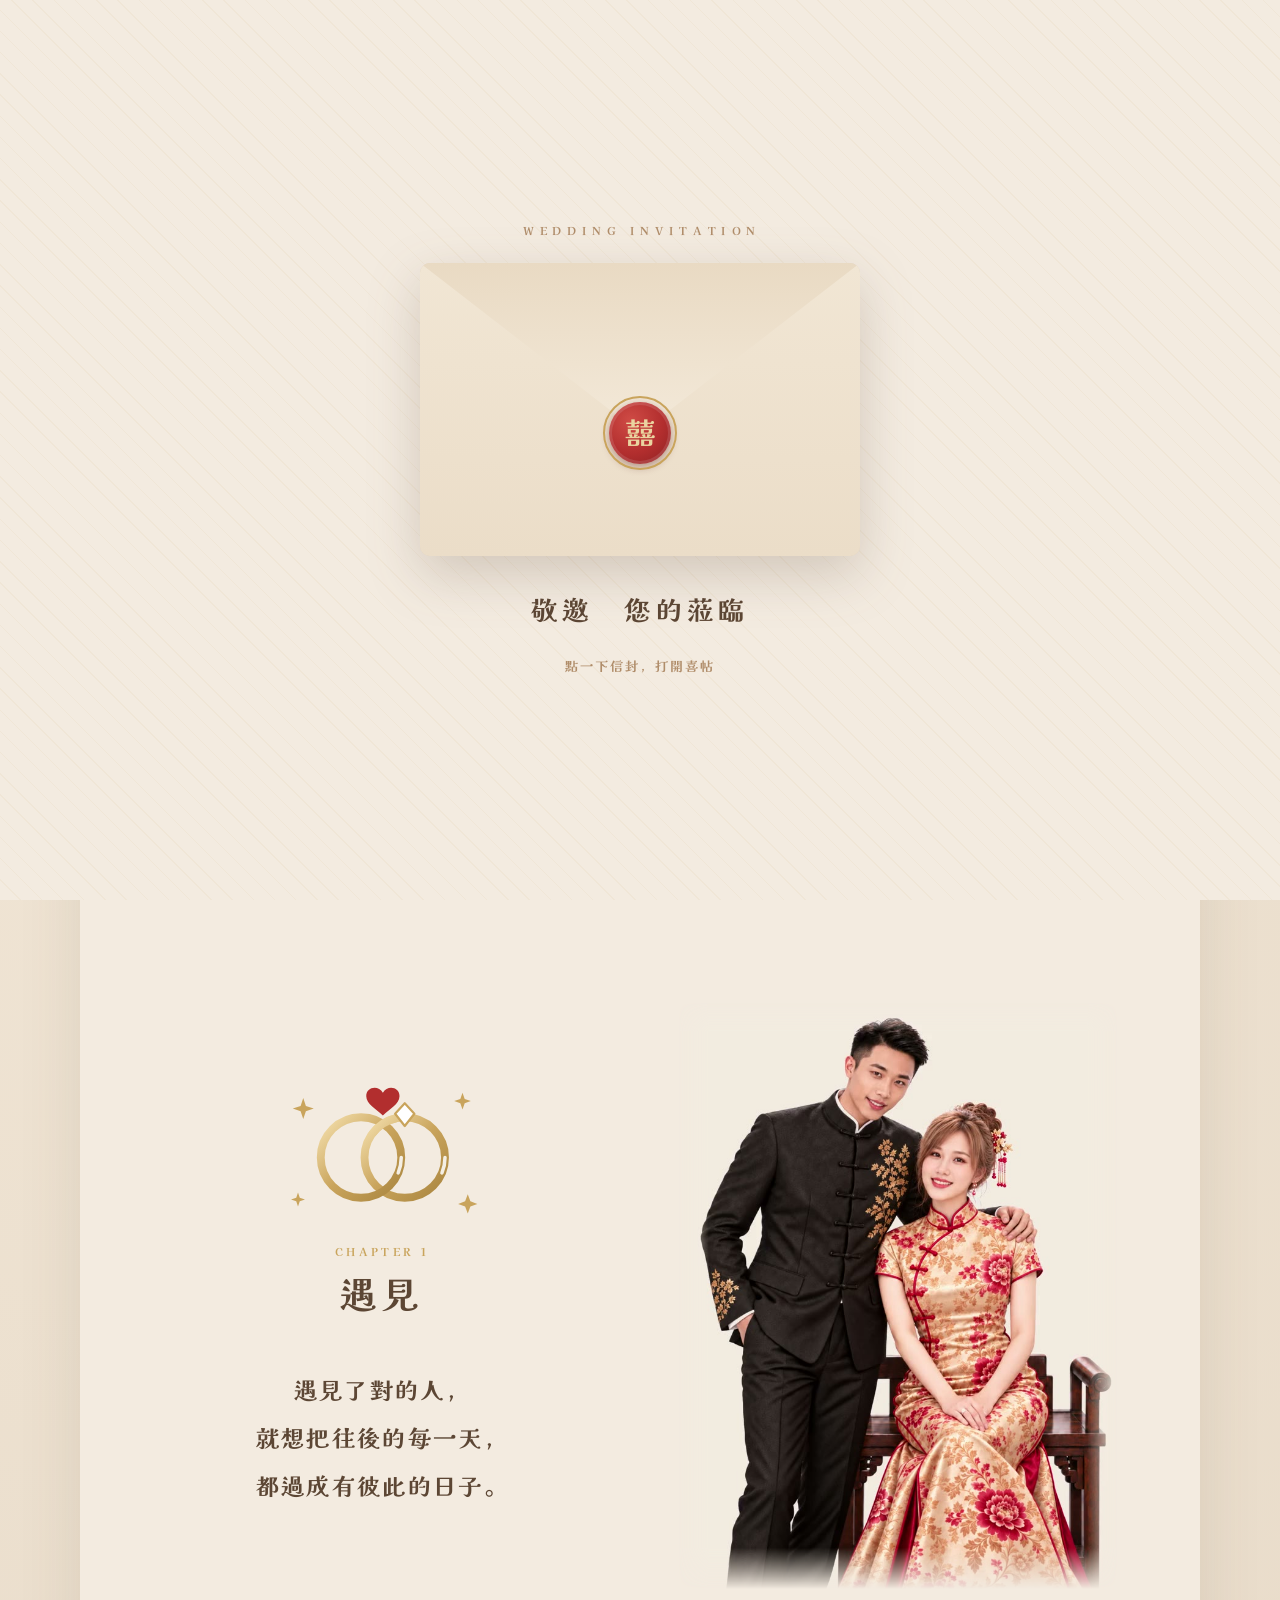
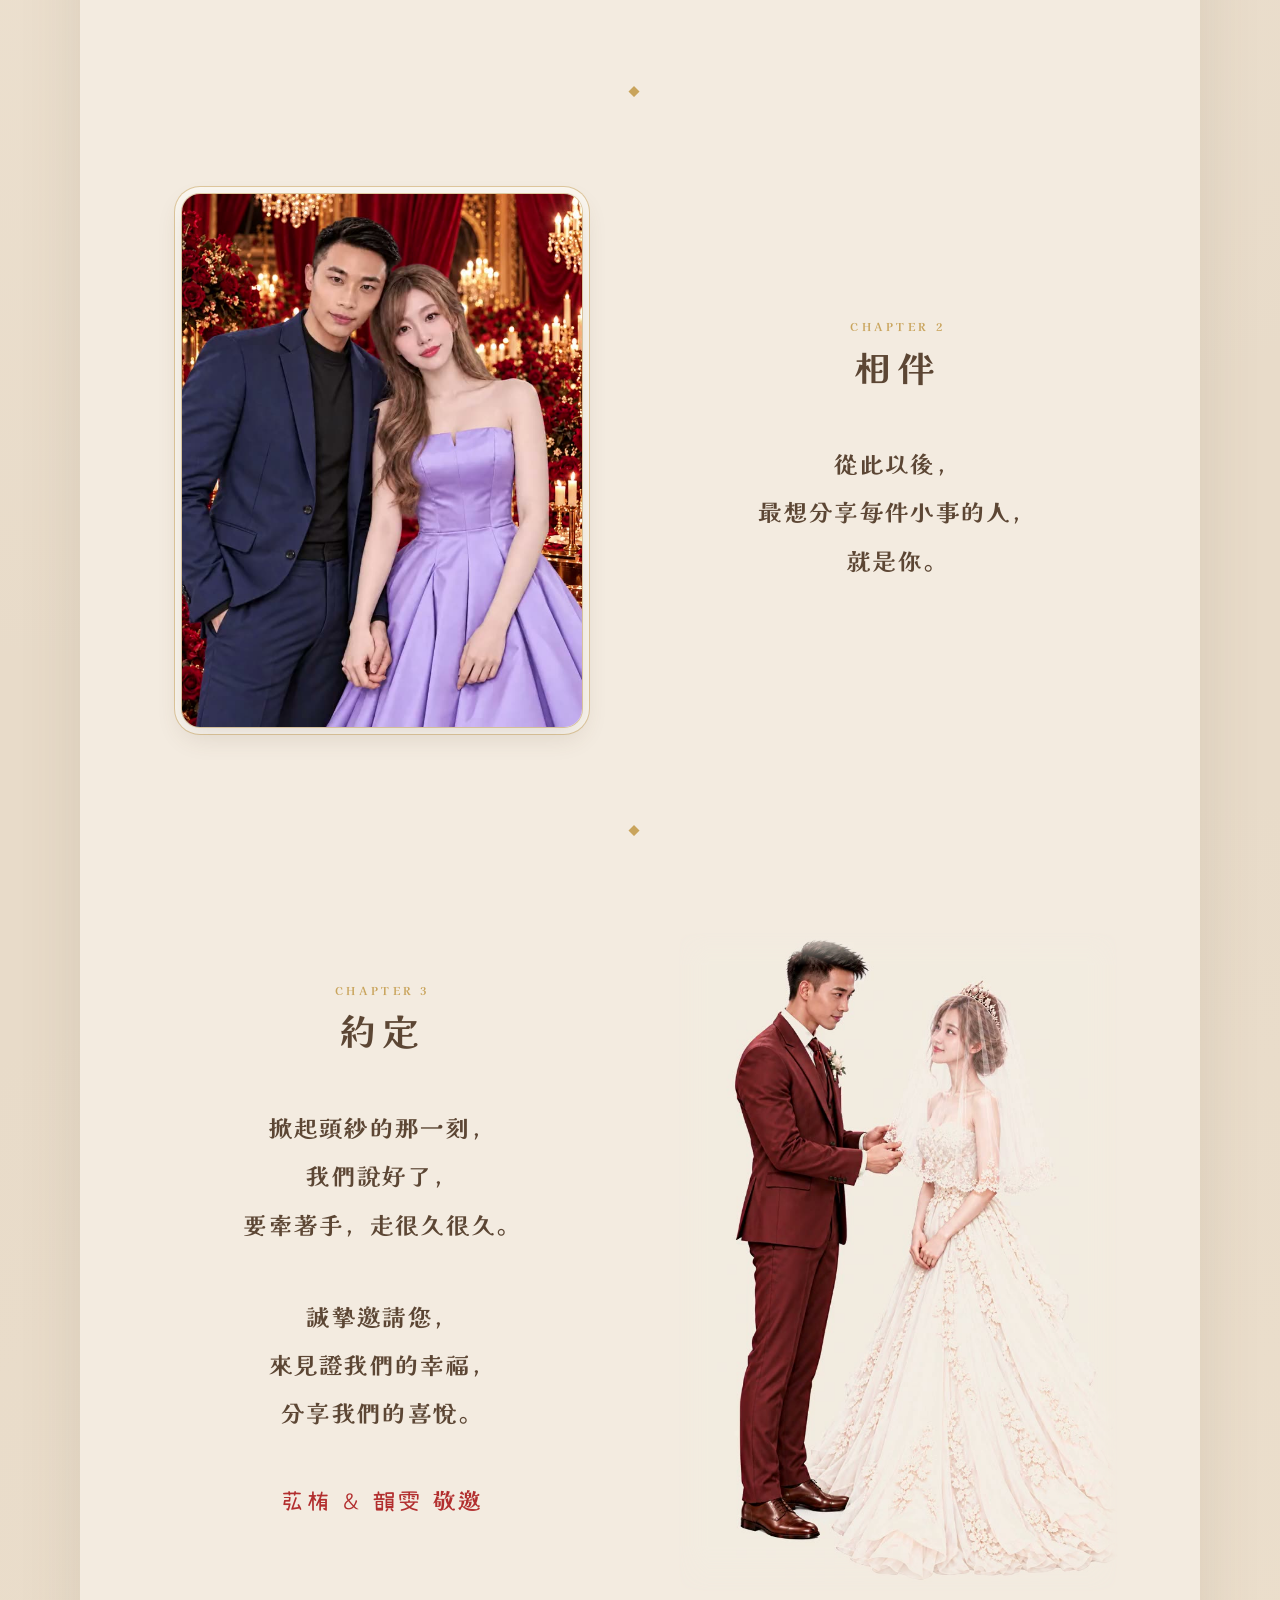
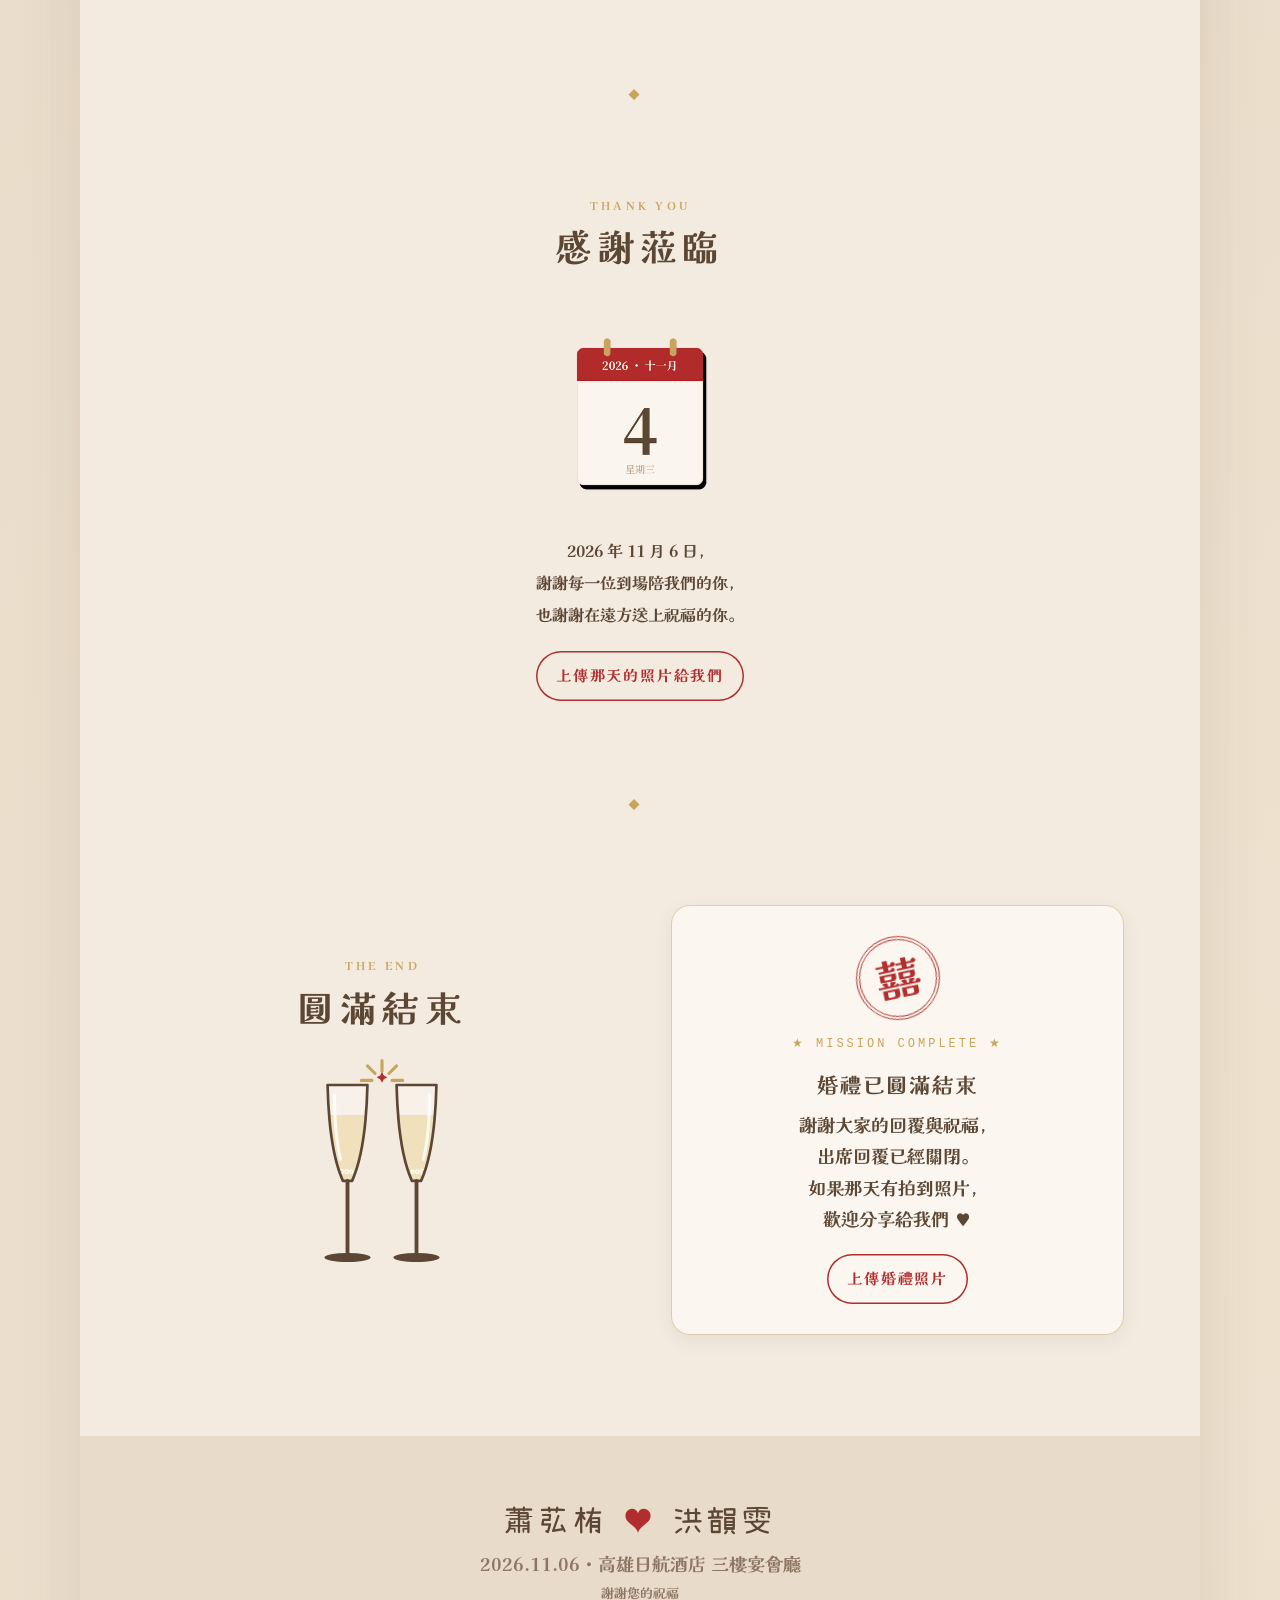
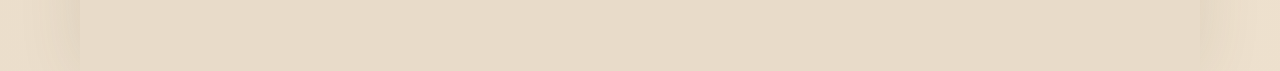
<file: index.html>
<!doctype html>
<html lang="zh-Hant-TW">
<head>
<meta charset="utf-8">
<meta name="viewport" content="width=device-width, initial-scale=1, viewport-fit=cover">
<title>蕭苰栯 ♥ 洪韻雯｜婚宴邀請</title>
<meta name="description" content="2026.11.06（五）高雄日航酒店。謝謝每一位來見證我們幸福的你。">
<meta name="theme-color" content="#F3EBE0">
<!-- LINE / Facebook 分享預覽 -->
<meta property="og:type" content="website">
<meta property="og:title" content="蕭苰栯 ♥ 洪韻雯 結婚了！">
<meta property="og:description" content="2026.11.06 高雄日航酒店｜謝謝你的祝福，婚禮已圓滿結束">
<meta property="og:image" content="https://benny19890331.github.io/wedding/assets/og.jpg">
<meta property="og:image:width" content="1200">
<meta property="og:image:height" content="630">
<meta property="og:url" content="https://benny19890331.github.io/wedding/">
<link rel="icon" href="assets/favicon.png">
<link rel="preconnect" href="https://fonts.googleapis.com">
<link rel="preconnect" href="https://fonts.gstatic.com" crossorigin>
<link href="https://fonts.googleapis.com/css2?family=UoqMunThenKhung&family=Noto+Serif+TC:wght@400;700&family=LXGW+WenKai+TC&display=swap" rel="stylesheet">
<link rel="stylesheet" href="css/style.css?v=11151600">
<noscript><style>.cover{display:none}.reveal>*,.hero>*{opacity:1!important;transform:none!important}</style></noscript>
</head>
<body>

<!-- 背景音樂：點開信封後開始播放，右上角按鈕可以隨時關掉 -->
<audio id="bgm" src="assets/audio/bgm.mp3" loop preload="none"></audio>
<button class="bgm-btn" id="bgm-btn" type="button" aria-pressed="false" aria-label="播放背景音樂" hidden>
  <svg viewBox="0 0 24 24" aria-hidden="true"><path d="M9 18V6l10-2v12"/><circle cx="6.5" cy="18" r="2.5"/><circle cx="16.5" cy="16" r="2.5"/><path class="bgm-off" d="M4 4l16 16"/></svg>
</button>

<main class="page">

  <!-- ============ 封面：信封 ============ -->
  <div class="cover" id="cover">
    <p class="cover-kicker">W E D D I N G　I N V I T A T I O N</p>
    <div class="env-wrap">
    <button class="envelope" id="open-btn" type="button" aria-label="打開喜帖">
      <span class="env-back"></span>
      <span class="env-card"><b class="nm">蕭苰栯 <i>♥</i> 洪韻雯</b><small>2026 . 11 . 06</small></span>
      <span class="env-front"></span>
      <span class="env-flap"></span>
      <span class="env-seal">囍</span>
    </button>
    </div>
    <p class="cover-to">敬邀　您的蒞臨</p>
    <p class="cover-hint">點一下信封，打開喜帖</p>
  </div>

  <!-- ============ 主視覺 ============ -->
  <section class="hero">
    <p class="hero-kicker">W E ’ R E　G E T T I N G　M A R R I E D</p>
    <div class="arch-wrap">
      <i class="spark s1"></i><i class="spark s2"></i><i class="spark s3"></i><i class="spark s4"></i><i class="spark s5"></i>
    <div class="arch">
      <video class="clip" src="assets/video/wink.mp4" poster="assets/video/wink.jpg" muted loop playsinline preload="metadata"
             aria-label="兩人穿著青花瓷禮服，一起舉著「我們結婚啦」的牌子"></video>
    </div>
    </div>
    <h1 class="hero-title">我們結婚啦</h1>
    <p class="hero-names nm">蕭苰栯 <span>♥</span> 洪韻雯</p>
    <p class="hero-date">2026.11.06（五）午宴 11:00<br>高雄日航酒店・三樓宴會廳</p>
  </section>

  <!-- ============ 故事一：遇見 ============ -->
  <section id="invite" class="section center reveal">
    <svg class="deco rings" viewBox="0 0 240 190" role="img" aria-label="兩只相扣的金色對戒">
      <defs>
        <linearGradient id="ring-gold" x1="0" y1="0" x2="1" y2="1">
          <stop offset="0" stop-color="#F6E2B0"/><stop offset=".5" stop-color="#C9A45C"/><stop offset="1" stop-color="#A9853F"/>
        </linearGradient>
      </defs>
      <g class="rings-sway">
        <circle class="ring" cx="146" cy="108" r="46"/>
        <circle class="ring" cx="96" cy="108" r="46"/>
        <!-- 右邊那只戒指在上方交叉處壓過左邊，看起來才是扣在一起 -->
        <circle class="ring" cx="146" cy="108" r="46" stroke-dasharray="34 289" stroke-dashoffset="-173"/>
        <circle class="ring-shine" cx="96" cy="108" r="46"/>
        <circle class="ring-shine s2" cx="146" cy="108" r="46"/>
        <path class="gem" d="M146 46 l11 12 -11 14 -11 -14z"/>
      </g>
      <path class="ring-heart" d="M121 34c-5-9-19-7-19 4 0 9 12 15 19 22 7-7 19-13 19-22 0-11-14-13-19-4z"/>
      <path class="twinkle t1" d="M30 40l3 9 9 3-9 3-3 9-3-9-9-3 9-3z"/>
      <path class="twinkle t2" d="M212 34l2.5 7 7 2.5-7 2.5-2.5 7-2.5-7-7-2.5 7-2.5z"/>
      <path class="twinkle t3" d="M218 150l3 8 8 3-8 3-3 8-3-8-8-3 8-3z"/>
      <path class="twinkle t4" d="M24 148l2 6 6 2-6 2-2 6-2-6-6-2 6-2z"/>
    </svg>
    <h2 class="section-title"><small>CHAPTER 1</small>遇見</h2>
    <p class="poem">
      遇見了對的人，<br>
      就想把往後的每一天，<br>
      都過成有彼此的日子。
    </p>
    <div class="blend blend-34">
      <video class="clip" src="assets/video/sit.mp4" poster="assets/video/sit.jpg" muted loop playsinline preload="metadata"
             aria-label="兩人穿著中式禮服，新娘坐著、新郎站在一旁相視而笑"></video>
    </div>
  </section>

  <!-- ============ 故事二：相伴 ============ -->
  <section class="section center reveal" id="story">
    <h2 class="section-title"><small>CHAPTER 2</small>相伴</h2>
    <p class="poem">
      從此以後，<br>
      最想分享每件小事的人，<br>
      就是你。
    </p>
    <div class="frame frame-34">
      <video class="clip" src="assets/video/heart.mp4" poster="assets/video/heart.jpg" muted loop playsinline preload="metadata"
             aria-label="兩人在紅色燭光宴會廳，用手臂一起比出愛心"></video>
    </div>
  </section>

  <!-- ============ 故事三：約定 ============ -->
  <section class="section center reveal" id="moments">
    <h2 class="section-title"><small>CHAPTER 3</small>約定</h2>
    <p class="poem">
      掀起頭紗的那一刻，<br>
      我們說好了，<br>
      要牽著手，走很久很久。
    </p>
    <div class="blend">
      <video class="clip" data-fade src="assets/video/veil.mp4" poster="assets/video/veil.jpg" muted playsinline preload="metadata"
             aria-label="新郎掀起新娘的頭紗，輕吻她的額頭"></video>
    </div>
    <p class="poem">
      誠摯邀請您，<br>
      來見證我們的幸福，<br>
      分享我們的喜悅。
    </p>
    <p class="sign"><span class="nm">苰栯 &amp; 韻雯</span> 敬邀</p>
  </section>

  <!-- ============ 感謝蒞臨（婚禮後，原本的倒數計時） ============ -->
  <section class="section center reveal">
    <h2 class="section-title"><small>THANK YOU</small>感謝蒞臨</h2>
    <img class="gif gif-sm" src="assets/gif/5-calendar-1106.gif?v=1115" alt="日曆翻到 11 月 6 日" width="400" height="400" loading="lazy">
    <p class="thanks-note">2026 年 11 月 6 日，<br>謝謝每一位到場陪我們的你，<br>也謝謝在遠方送上祝福的你。</p>
    <a class="btn btn-ghost" href="photos.html">上傳那天的照片給我們</a>
  </section>

  <!-- ============ 出席回覆（婚禮後已關閉） ============ -->
  <section class="section reveal" id="rsvp">
    <h2 class="section-title center"><small>THE END</small>圓滿結束</h2>
    <svg class="deco cheers" viewBox="0 0 300 270" role="img" aria-label="兩個香檳杯輕輕碰杯">
      <!-- 兩個杯子各自以杯底為支點往中間傾斜，杯口剛好相碰、不會交疊 -->
      <g transform="translate(105 255)"><g class="tilt">
          <path class="fl-wine" d="M-23.5 -186 L23.5 -186 Q21 -138 6 -102 L-6 -102 Q-21 -138 -23.5 -186Z"/>
          <circle class="fl-bubble" cx="-8" cy="-112" r="2.6"/><circle class="fl-bubble b2" cx="5" cy="-112" r="2"/><circle class="fl-bubble b3" cx="-1" cy="-112" r="2.3"/>
          <path class="fl-glass" d="M-26 -225 L26 -225 Q24 -140 6 -100 L-6 -100 Q-24 -140 -26 -225Z"/>
          <path class="fl-hi" d="M-17 -212 Q-17 -160 -9 -128"/>
          <path class="fl-stem" d="M0 -100 V-6"/>
          <ellipse class="fl-foot" cx="0" cy="0" rx="30" ry="6"/>
      </g></g>
      <g transform="translate(195 255) scale(-1 1)"><g class="tilt">
          <path class="fl-wine" d="M-23.5 -186 L23.5 -186 Q21 -138 6 -102 L-6 -102 Q-21 -138 -23.5 -186Z"/>
          <circle class="fl-bubble" cx="-8" cy="-112" r="2.6"/><circle class="fl-bubble b2" cx="5" cy="-112" r="2"/><circle class="fl-bubble b3" cx="-1" cy="-112" r="2.3"/>
          <path class="fl-glass" d="M-26 -225 L26 -225 Q24 -140 6 -100 L-6 -100 Q-24 -140 -26 -225Z"/>
          <path class="fl-hi" d="M-17 -212 Q-17 -160 -9 -128"/>
          <path class="fl-stem" d="M0 -100 V-6"/>
          <ellipse class="fl-foot" cx="0" cy="0" rx="30" ry="6"/>
      </g></g>
      <g class="clink" transform="translate(150 20)">
        <path d="M0 -8 V-22 M9 -5 L19 -15 M-9 -5 L-19 -15 M13 4 H27 M-13 4 H-27"/>
        <path class="clink-star" d="M0 -7l2.4 4.6 4.6 2.4-4.6 2.4-2.4 4.6-2.4-4.6-4.6-2.4 4.6-2.4z"/>
      </g>
    </svg>
    <!-- 婚禮結束後關閉出席回覆（原本的表單在 git 紀錄裡） -->
    <div class="card thanks">
      <div class="thanks-stamp" aria-hidden="true">囍</div>
      <p class="mission">★ MISSION COMPLETE ★</p>
      <h3>婚禮已圓滿結束</h3>
      <p>謝謝大家的回覆與祝福，<br>出席回覆已經關閉。<br>如果那天有拍到照片，<br>歡迎分享給我們 ♥</p>
      <a class="btn btn-ghost" href="photos.html">上傳婚禮照片</a>
    </div>
  </section>

  <footer class="footer">
    <p class="footer-names nm">蕭苰栯 <span>♥</span> 洪韻雯</p>
    <p class="muted">2026.11.06・高雄日航酒店 三樓宴會廳</p>
    <p class="muted small">謝謝您的祝福</p>
  </footer>
</main>

<script src="config.js?v=10192201"></script>
<script src="js/main.js?v=11151600"></script>
</body>
</html>
</file>
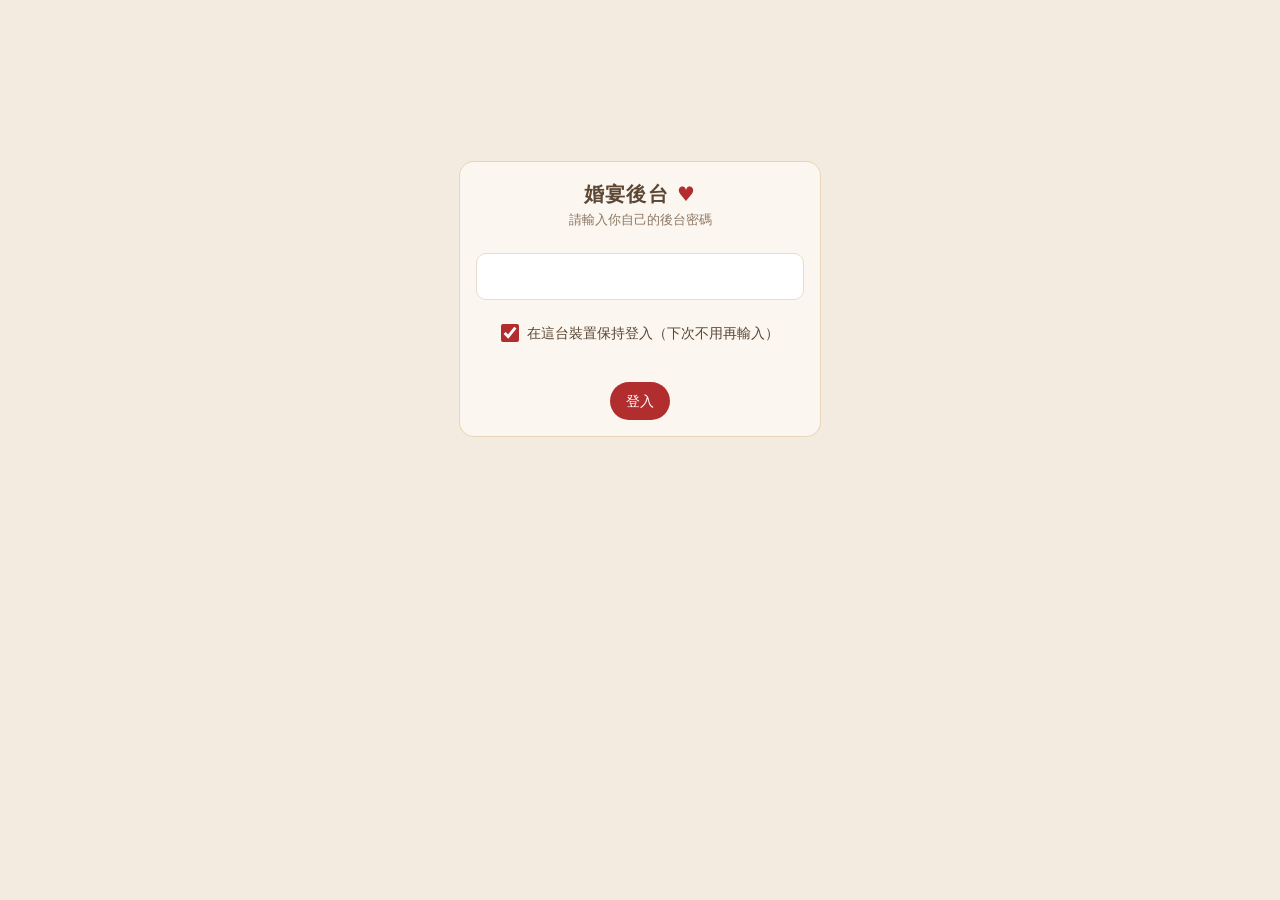
<file: admin.html>
<!doctype html>
<html lang="zh-Hant-TW">
<head>
<meta charset="utf-8">
<meta name="viewport" content="width=device-width, initial-scale=1, viewport-fit=cover">
<meta name="robots" content="noindex, nofollow">
<title>婚宴後台｜賓客與排桌</title>
<link rel="icon" href="assets/favicon.png">
<style>
  :root {
    --milk: #F3EBE0; --paper: #FBF7F0; --latte: #E8DBC9; --tea: #B08D6A; --ink: #5C4634;
    --muted: #8C7663; --gold: #C9A45C; --red: #B22E2E; --green: #4E7D4B; --blue: #2F5BB5; --pink: #B8477A;
    color-scheme: light;
  }
  * { box-sizing: border-box; }
  [hidden] { display: none !important; }
  body { margin: 0; background: var(--milk); color: var(--ink); font: 15px/1.6 system-ui, 'Microsoft JhengHei', 'PingFang TC', sans-serif; }
  button, input, select, textarea { font: inherit; color: inherit; }
  .wrap { max-width: 1280px; margin: 0 auto; padding: 18px 16px 70px; }
  header { display: flex; flex-wrap: wrap; align-items: center; justify-content: space-between; gap: 10px; margin-bottom: 14px; }
  h1 { font-size: 20px; margin: 0; letter-spacing: .06em; }
  h1 span { color: var(--red); }
  .who { font-size: 13px; padding: 2px 10px; border-radius: 999px; background: var(--ink); color: #fff; margin-left: 8px; vertical-align: 2px; }
  .btn { border: 0; border-radius: 999px; padding: 8px 16px; background: var(--red); color: #fff; cursor: pointer; font-size: 14px; }
  .btn.ghost { background: transparent; color: var(--ink); box-shadow: inset 0 0 0 1.5px var(--latte); }
  .btn.small { padding: 4px 11px; font-size: 13px; }
  .btn:disabled { opacity: .5; cursor: wait; }
  .card { background: var(--paper); border-radius: 14px; box-shadow: 0 0 0 1px rgba(201,164,92,.3); padding: 16px; }

  .login { max-width: 360px; margin: 16vh auto 0; text-align: center; }
  .login input { width: 100%; padding: 10px 12px; border: 1.5px solid var(--latte); border-radius: 10px; margin: 12px 0; font-size: 16px; }
  .err { color: var(--red); font-size: 14px; min-height: 1.4em; margin: 0; }
  .hint { color: var(--muted); font-size: 13px; margin: 0 0 10px; }

  .stats { display: grid; grid-template-columns: repeat(auto-fit, minmax(128px, 1fr)); gap: 10px; margin-bottom: 14px; }
  .stat { background: var(--paper); border-radius: 12px; padding: 10px 14px; box-shadow: 0 0 0 1px rgba(201,164,92,.3); }
  .stat small { display: block; color: var(--muted); font-size: 12px; }
  .stat b { font-size: 21px; font-variant-numeric: tabular-nums; white-space: nowrap; }
  .stat b.red { color: var(--red); }

  .tabs { display: flex; gap: 6px; margin-bottom: 12px; flex-wrap: wrap; }
  .tab { border: 0; background: transparent; padding: 8px 16px; border-radius: 999px; cursor: pointer; }
  .tab[aria-selected="true"] { background: var(--ink); color: #fff; }
  .toolbar { display: flex; flex-wrap: wrap; gap: 8px; align-items: center; margin-bottom: 12px; }
  .toolbar input[type=search], .toolbar select { padding: 7px 10px; border: 1.5px solid var(--latte); border-radius: 10px; background: #fff; }
  .toolbar input[type=search] { flex: 1 1 180px; }

  .table-wrap { overflow-x: auto; background: var(--paper); border-radius: 14px; box-shadow: 0 0 0 1px rgba(201,164,92,.3); }
  table { border-collapse: collapse; width: 100%; min-width: 1040px; font-size: 14px; }
  th, td { padding: 9px 10px; text-align: left; border-bottom: 1px solid var(--latte); vertical-align: top; }
  th { background: #f6efe4; font-weight: 600; white-space: nowrap; cursor: pointer; user-select: none; }
  tr.no td { color: var(--muted); }
  td select { padding: 4px 6px; border: 1.5px solid var(--latte); border-radius: 8px; background: #fff; max-width: 120px; }
  .sub { font-size: 12.5px; color: var(--muted); margin-top: 3px; max-width: 250px; }
  .msg { max-width: 200px; color: var(--muted); font-size: 13px; }
  .tag { display: inline-block; font-size: 12px; padding: 0 7px; border-radius: 999px; margin: 1px 3px 1px 0; white-space: nowrap; }
  .tag.veg { background: #e3efdc; color: var(--green); }
  .tag.kid { background: #fdebd3; color: #a0611c; }
  .tag.dup { background: #fbe3e3; color: var(--red); }
  .tag.edit { background: var(--latte); color: var(--ink); }
  .tag.yes { background: #f7e7c6; color: #8a6420; }
  .tag.no { background: #eee; color: #888; }
  .tag.groom { background: #e1e9f8; color: var(--blue); }
  .tag.bride { background: #f8e1ec; color: var(--pink); }
  .tag.both { background: #ece4f5; color: #6b4fa0; }
  .tag.rel { background: #fff; box-shadow: inset 0 0 0 1px var(--latte); color: var(--ink); }
  .acts { white-space: nowrap; }
  .confirm-del { color: var(--red) !important; }

  /* 排桌 */
  .seat-layout { display: grid; grid-template-columns: 300px 1fr; gap: 16px; align-items: start; }
  @media (max-width: 820px) { .seat-layout { grid-template-columns: 1fr; } }
  .pool { position: sticky; top: 10px; max-height: calc(100vh - 20px); overflow: auto; }
  .pool h3, .tcard h3 { margin: 0 0 8px; font-size: 16px; display: flex; justify-content: space-between; align-items: baseline; gap: 8px; }
  .tables { display: grid; grid-template-columns: repeat(auto-fill, minmax(220px, 1fr)); gap: 12px; }
  .tcard { background: var(--paper); border-radius: 14px; padding: 14px; box-shadow: 0 0 0 1px rgba(201,164,92,.3); min-height: 120px; }
  .tcard.over { box-shadow: 0 0 0 2px var(--red); }
  .tcard.drop, .pool.drop { box-shadow: 0 0 0 3px var(--gold); background: #fffaf0; }
  .bar { height: 6px; background: var(--latte); border-radius: 3px; overflow: hidden; margin-bottom: 8px; }
  .bar i { display: block; height: 100%; background: var(--gold); }
  .tcard.over .bar i { background: var(--red); }
  /* 場地圖：照飯店「場地配置圖 12T」的位置，數字都是佔整個宴會廳寬高的百分比 */
  .plan-card { margin-bottom: 12px; }
  .plan-card h3 { margin: 0 0 4px; font-size: 16px; }
  .plan { position: relative; max-width: 520px; margin: 8px auto 0; aspect-ratio: 294 / 465; background: #fff; border: 2px solid var(--ink); border-radius: 6px; }
  .plan .stage, .plan .aisle { position: absolute; display: grid; place-items: center; color: var(--muted); font-size: 13px; letter-spacing: .2em; }
  .plan .stage { left: 20%; width: 59.6%; top: 1.2%; height: 12%; background: var(--latte); border-radius: 4px; color: var(--ink); font-weight: 600; }
  .plan .aisle { background: repeating-linear-gradient(45deg, #efe6d8 0 6px, #e6dac7 6px 12px); }
  .plan .aisle.v { left: 46.6%; width: 6.8%; top: 48%; height: 32.6%; writing-mode: vertical-rl; }
  .plan .aisle.h { left: 46.6%; width: 53.4%; top: 76.8%; height: 3.8%; font-size: 11px; }
  .plan .arrow { position: absolute; left: 50%; top: 44%; transform: translateX(-50%); width: 0; height: 0; border: 9px solid transparent; border-bottom: 12px solid #d9c9b0; border-top: 0; }
  .plan .door { position: absolute; font-size: 11px; color: var(--muted); }
  .plan .gap { position: absolute; right: -2px; width: 4px; background: #fff; }
  .plan .gap::after { content: ''; position: absolute; right: -6px; top: 0; bottom: 0; border-right: 2px dashed var(--tea); }
  .ptable { position: absolute; width: 19%; aspect-ratio: 1; transform: translate(-50%, -50%); border-radius: 50%; background: var(--paper);
    border: 2px dashed var(--tea); display: flex; flex-direction: column; align-items: center; justify-content: center; text-align: center;
    line-height: 1.15; cursor: pointer; padding: 2px; font-size: clamp(9px, 2.3vw, 12.5px); }
  .ptable b { font-size: 1.05em; }
  .ptable small { color: var(--muted); font-size: .9em; }
  .ptable .tag { font-size: .85em; padding: 0 5px; margin-top: 2px; }
  .ptable.main { border-color: var(--red); border-style: solid; }
  .ptable.full { background: #f6ecd9; }
  .ptable.over { border: 2px solid var(--red); background: #fbe3e3; }
  .ptable.drop { box-shadow: 0 0 0 4px var(--gold); background: #fffaf0; }
  .tcard.flash { animation: flash 1.2s ease; }
  @keyframes flash { 0%, 60% { box-shadow: 0 0 0 4px var(--gold); } }
  .seat-count { font-size: 13px; color: var(--muted); font-weight: 400; white-space: nowrap; }
  .tcard.over .seat-count { color: var(--red); font-weight: 600; }
  .person {
    display: flex; justify-content: space-between; gap: 6px; align-items: center;
    background: #fff; border-radius: 9px; padding: 5px 9px; margin-bottom: 6px;
    box-shadow: 0 0 0 1px var(--latte); cursor: grab; font-size: 14px; border-left: 4px solid var(--latte);
  }
  .person.groom { border-left-color: var(--blue); } .person.bride { border-left-color: var(--pink); } .person.both { border-left-color: #6b4fa0; }
  .person.sel { box-shadow: 0 0 0 2px var(--red); }
  .person small { color: var(--muted); font-size: 12px; }
  .person button { border: 0; background: none; color: var(--muted); cursor: pointer; padding: 0 2px; }
  .person .warn { color: var(--red); font-size: 12px; }
  .empty { color: var(--muted); font-size: 13px; text-align: center; padding: 8px 0; }
  .legend { display: flex; gap: 14px; flex-wrap: wrap; font-size: 13px; color: var(--muted); margin: 0 0 10px; }
  .legend i { display: inline-block; width: 10px; height: 10px; border-radius: 2px; margin-right: 4px; vertical-align: -1px; }

  .tset { display: grid; gap: 8px; max-width: 560px; }
  .tset-row { display: grid; grid-template-columns: 1fr 90px 1fr 34px; gap: 8px; }
  .tset-row input { padding: 7px 10px; border: 1.5px solid var(--latte); border-radius: 10px; background: #fff; width: 100%; }

  /* 編輯視窗 */
  .modal { position: fixed; inset: 0; background: rgba(60, 40, 25, .45); display: grid; place-items: center; padding: 14px; z-index: 20; }
  .sheet { background: var(--paper); border-radius: 16px; padding: 20px; width: min(560px, 100%); max-height: 92vh; overflow: auto; display: grid; gap: 12px; }
  .sheet h2 { margin: 0; font-size: 18px; }
  .f { display: grid; gap: 4px; font-size: 13px; color: var(--muted); }
  .f input, .f select, .f textarea { padding: 8px 10px; border: 1.5px solid var(--latte); border-radius: 10px; background: #fff; font-size: 15px; color: var(--ink); width: 100%; }
  .two { display: grid; grid-template-columns: 1fr 1fr; gap: 10px; }
  .ck { display: flex; align-items: center; gap: 8px; font-size: 14px; color: var(--ink); }
  .ck input { width: 18px; height: 18px; accent-color: var(--red); }
  .crow { display: grid; grid-template-columns: 1fr 1fr auto 30px; gap: 6px; align-items: center; margin-bottom: 6px; }
  .crow input[type=text], .crow input[type=tel] { padding: 7px 9px; border: 1.5px solid var(--latte); border-radius: 9px; background: #fff; width: 100%; font-size: 14px; }
  .sheet-acts { display: flex; justify-content: flex-end; gap: 8px; margin-top: 4px; }

  .urow { display: grid; grid-template-columns: 1fr 1fr 110px auto; gap: 8px; }
  @media (max-width: 600px) { .urow { grid-template-columns: 1fr 1fr; } }
  .urow input, .urow select, #urows select { padding: 7px 10px; border: 1.5px solid var(--latte); border-radius: 10px; background: #fff; width: 100%; }
  .pw { font-family: ui-monospace, Consolas, monospace; letter-spacing: .06em; user-select: all; }
  /* 只能看的人：把會修改資料的按鈕都收起來 */
  .readonly #add, .readonly #bulk, .readonly #imp-seat, .readonly [data-edit], .readonly [data-del], .readonly [data-unseat], .readonly #t-add, .readonly #t-save, .readonly [data-rm] { display: none !important; }
  .readonly .person { cursor: default; }
  .toast { position: fixed; left: 50%; bottom: 24px; transform: translateX(-50%); background: var(--ink); color: #fff; padding: 10px 18px; border-radius: 999px; font-size: 14px; opacity: 0; transition: opacity .2s; pointer-events: none; z-index: 30; }
  .toast.show { opacity: 1; }
</style>
</head>
<body>
<div class="wrap">

  <form class="card login" id="login">
    <h1>婚宴後台 <span>♥</span></h1>
    <p class="hint">請輸入你自己的後台密碼</p>
    <input type="password" id="key" autocomplete="current-password" required>
    <label class="ck" style="justify-content:center;margin-bottom:8px"><input type="checkbox" id="remember" checked> 在這台裝置保持登入（下次不用再輸入）</label>
    <p class="err" id="login-err"></p>
    <button class="btn" type="submit" id="login-btn">登入</button>
  </form>

  <div id="app" hidden>
    <header>
      <h1>蕭苰栯 <span>♥</span> 洪韻雯・賓客後台<span class="who" id="who"></span></h1>
      <div>
        <button class="btn small" id="add">＋ 新增賓客</button>
        <button class="btn small" id="bulk">＋ 批次新增</button>
        <button class="btn ghost small" id="csv">匯出名單</button>
        <button class="btn ghost small" id="csv-seat">匯出座位表</button>
        <button class="btn ghost small" id="imp-seat">匯入座位表</button>
        <input type="file" id="imp-file" accept=".csv,text/csv" hidden>
        <button class="btn ghost small" id="refresh">重新整理</button>
        <button class="btn ghost small" id="pw">修改我的密碼</button>
        <button class="btn ghost small" id="logout">登出</button>
      </div>
    </header>

    <div class="stats" id="stats"></div>

    <div class="tabs" role="tablist">
      <button class="tab" role="tab" data-tab="list" aria-selected="true">賓客名單</button>
      <button class="tab" role="tab" data-tab="seat" aria-selected="false">排桌</button>
      <button class="tab" role="tab" data-tab="tables" aria-selected="false">桌次設定</button>
      <button class="tab" role="tab" data-tab="users" aria-selected="false" id="tab-users" hidden>權限管理</button>
    </div>
    <p class="hint" id="ro-note" hidden>你的權限是「只能看」：可以查看名單、座位和匯出，但不能修改。</p>

    <!-- 名單 -->
    <section data-panel="list">
      <div class="toolbar">
        <input type="search" id="q" placeholder="搜尋姓名、手機、同行親友、留言…">
        <select id="f-attend"><option value="">全部出席狀態</option><option value="yes">出席</option><option value="no">不克出席</option></select>
        <select id="f-side"><option value="">男方＋女方</option><option>男方親友</option><option>女方親友</option><option>共同朋友</option><option value="__none">未標記</option></select>
        <select id="f-rel"><option value="">全部關係</option></select>
        <select id="f-table"><option value="">全部桌次</option></select>
        <label style="font-size:14px"><input type="checkbox" id="f-dup"> 只看疑似重複</label>
      </div>
      <div class="table-wrap"><table>
        <thead><tr>
          <th data-sort="name">姓名</th><th data-sort="phone">手機</th><th data-sort="side">關係</th>
          <th data-sort="attend">出席</th><th data-sort="count">人數</th><th>餐點</th><th data-sort="kids">兒童椅</th>
          <th>桌次</th><th>紙本喜帖</th><th>祝福</th><th data-sort="updatedAt">最後更新</th><th></th>
        </tr></thead>
        <tbody id="rows"></tbody>
      </table></div>
    </section>

    <!-- 排桌 -->
    <section data-panel="seat" hidden>
      <p class="hint">一個人一個位子。把人拖到桌子上；手機上可以先點人，再點要放的桌子。同行親友可以和主賓排在不同桌。</p>
      <p class="legend"><span><i style="background:var(--blue)"></i>男方</span><span><i style="background:var(--pink)"></i>女方</span><span><i style="background:#6b4fa0"></i>共同朋友</span><span><span class="tag veg">素</span>吃素</span></p>
      <div class="seat-layout">
        <div class="card pool" id="pool" data-table=""></div>
        <div>
          <div class="card plan-card">
            <h3>場地圖</h3>
            <p class="hint" style="margin:0">照飯店的場地配置圖（12 桌）。可以直接把人拖到圓桌上；點圓桌會跳到下面那一桌的名單。</p>
            <div class="plan" id="plan"></div>
            <p class="hint" id="plan-miss" style="margin:8px 0 0"></p>
          </div>
          <div class="tables" id="tables"></div>
        </div>
      </div>
    </section>

    <!-- 桌次設定 -->
    <section data-panel="tables" hidden>
      <p class="hint">預設 12 桌：主桌 12 人、第 1–12 桌各 10 人（照飯店場圖避開 4，沒有第 4 桌）。吃素的賓客和大家同桌，每桌卡片上會顯示要準備幾份素食套餐。可以改桌名、座位數，或新增、刪除桌子，改完按「儲存桌次」。</p>
      <div class="card">
        <div id="veg-fix" class="hint" hidden style="background:#fff7e6;border:1px solid #e8cf9a;border-radius:10px;padding:10px 12px">
          現在改成吃素的賓客上素食套餐，不用另外開素食桌了。
          <button class="btn small" id="veg-fix-btn" type="button">把「素食桌」改成第 11 桌</button>
        </div>
        <div class="tset" id="tset"></div>
        <div class="toolbar" style="margin-top:12px">
          <button class="btn ghost small" id="t-add">＋ 新增一桌</button>
          <button class="btn small" id="t-save">儲存桌次</button>
        </div>
      </div>
    </section>

    <!-- 權限管理（只有新郎看得到） -->
    <section data-panel="users" hidden>
      <p class="hint">在這裡發放後台權限。每個人有自己的密碼，把密碼傳給本人就能登入；可以隨時改權限、換密碼或收回。</p>
      <div class="card" style="margin-bottom:12px">
        <div class="f" style="margin-bottom:6px">發放新權限</div>
        <div class="toolbar" style="margin-bottom:8px">
          <span style="font-size:13px;color:var(--muted)">快速選身分：</span>
          <button class="btn ghost small" type="button" data-preset="新娘">新娘</button>
          <button class="btn ghost small" type="button" data-preset="婚禮秘書">婚禮秘書</button>
          <button class="btn ghost small" type="button" data-preset="媒人婆">媒人婆</button>
        </div>
        <div class="urow">
          <input id="u-name" maxlength="20" placeholder="稱呼（例：韻雯）" aria-label="稱呼">
          <input id="u-role" maxlength="20" placeholder="身分（例：新娘）" aria-label="身分">
          <select id="u-level" aria-label="權限"><option value="edit">可編輯</option><option value="view">只能看</option></select>
          <button class="btn small" type="button" id="u-add">發放</button>
        </div>
        <label class="f" style="margin-top:8px">密碼（留空會自動產生一組；也可以自己訂，6 個字以上）
          <input id="u-key" maxlength="40" placeholder="留空＝自動產生" autocomplete="off" style="max-width:320px">
        </label>
      </div>
      <div class="table-wrap"><table style="min-width:720px">
        <thead><tr><th>稱呼</th><th>身分</th><th>權限</th><th>密碼</th><th>發放時間</th><th></th></tr></thead>
        <tbody id="urows"></tbody>
      </table></div>
    </section>
  </div>
</div>

<!-- 新增／編輯賓客 -->
<div class="modal" id="modal" hidden>
  <form class="sheet" id="editor" novalidate>
    <h2 id="ed-title">編輯賓客</h2>
    <div class="two">
      <label class="f">姓名<input id="ed-name" maxlength="30" required></label>
      <label class="f">手機（手動新增可不填）<input id="ed-phone" type="tel" maxlength="15"></label>
    </div>
    <div class="two">
      <label class="f">男方／女方
        <select id="ed-side"><option value="">未標記</option><option>男方親友</option><option>女方親友</option><option>共同朋友</option></select>
      </label>
      <label class="f">關係（可自己打字）
        <input id="ed-rel" maxlength="20" list="rel-list" placeholder="例：親戚、同事、大學同學">
        <datalist id="rel-list"><option>親戚</option><option>長輩</option><option>朋友</option><option>同事</option><option>同學</option><option>主管</option><option>鄰居</option><option>其他</option></datalist>
      </label>
    </div>
    <label class="f">是否出席
      <select id="ed-attend"><option value="yes">出席</option><option value="no">不克出席</option></select>
    </label>
    <div id="ed-attend-box" style="display:grid;gap:12px">
      <label class="ck"><input type="checkbox" id="ed-selfveg"> 本人吃素</label>
      <div>
        <div class="f" style="margin-bottom:6px">同行親友（姓名、電話、是否吃素）</div>
        <div id="ed-comps"></div>
        <button class="btn ghost small" type="button" id="ed-comp-add">＋ 新增一位同行親友</button>
      </div>
      <label class="f">嬰兒／兒童座椅數量<input id="ed-kids" type="number" min="0" max="10" value="0"></label>
    </div>
    <label class="ck"><input type="checkbox" id="ed-paper"> 需要紙本喜帖</label>
    <label class="f" id="ed-addr-box" hidden>寄送地址<input id="ed-address" maxlength="120"></label>
    <label class="f">祝福／備註<textarea id="ed-message" rows="2" maxlength="300"></textarea></label>
    <p class="err" id="ed-err"></p>
    <div class="sheet-acts">
      <button class="btn ghost" type="button" id="ed-cancel">取消</button>
      <button class="btn" type="submit" id="ed-save">儲存</button>
    </div>
  </form>
</div>
<!-- 修改自己的密碼 -->
<div class="modal" id="pw-modal" hidden>
  <form class="sheet" id="pw-form" novalidate style="width:min(400px,100%)">
    <h2>修改我的密碼</h2>
    <p class="hint" style="margin:0">改成自己好記的密碼。至少 6 個字，不能有空白；建議不要用生日或手機號碼。改完之後，舊密碼立刻失效。</p>
    <label class="f">新密碼<input type="password" id="pw-new" autocomplete="new-password" maxlength="40" required></label>
    <label class="f">再輸入一次<input type="password" id="pw-new2" autocomplete="new-password" maxlength="40" required></label>
    <label class="ck"><input type="checkbox" id="pw-show"> 顯示密碼</label>
    <p class="err" id="pw-err"></p>
    <div class="sheet-acts">
      <button class="btn ghost" type="button" id="pw-cancel">取消</button>
      <button class="btn" type="submit" id="pw-save">儲存新密碼</button>
    </div>
  </form>
</div>

<!-- 匯入座位表：把「匯出座位表」的 CSV 在 Excel 裡改好桌次再匯入，一次排好全部的人 -->
<div class="modal" id="imp-modal" hidden>
  <div class="sheet">
    <h2>匯入座位表</h2>
    <div id="imp-body"></div>
    <p class="err" id="imp-err" style="white-space:pre-line"></p>
    <div class="sheet-acts">
      <button class="btn ghost" type="button" id="imp-cancel">取消</button>
      <button class="btn" type="button" id="imp-go">確定匯入</button>
    </div>
  </div>
</div>

<!-- 批次新增：一次貼上很多位（給不會用電子喜帖的長輩） -->
<div class="modal" id="bulk-modal" hidden>
  <div class="sheet">
    <h2>批次新增賓客</h2>
    <p class="hint" style="margin:0">一行一位，只寫名字就可以。後面可以再加手機和人數，用空格或逗號隔開，順序不拘。<br>
      例：<code>王阿姨</code>　<code>李伯伯 3</code>（共 3 人）　<code>陳叔叔 0912345678 2</code></p>
    <label class="f">名單<textarea id="bulk-text" rows="8" placeholder="王阿姨&#10;李伯伯 3&#10;陳叔叔 0912345678 2"></textarea></label>
    <div class="two">
      <label class="f">男方／女方
        <select id="bulk-side"><option value="">未標記</option><option>男方親友</option><option>女方親友</option><option>共同朋友</option></select>
      </label>
      <label class="f">關係（可自己打字）<input id="bulk-rel" maxlength="20" list="rel-list" placeholder="例：親戚、長輩"></label>
    </div>
    <label class="f">出席狀態
      <select id="bulk-attend"><option value="yes">出席</option><option value="no">不克出席</option></select>
    </label>
    <p class="hint" id="bulk-preview" style="margin:0"></p>
    <p class="err" id="bulk-err" style="white-space:pre-line"></p>
    <div class="sheet-acts">
      <button class="btn ghost" type="button" id="bulk-cancel">關閉</button>
      <button class="btn" type="button" id="bulk-save">新增</button>
    </div>
  </div>
</div>
<div class="toast" id="toast"></div>

<script src="config.js?v=10192220"></script>
<script>
(function () {
  'use strict';
  const CFG = window.WEDDING_CONFIG || {};
  const isLocal = /^(localhost|127\.0\.0\.1)$/.test(location.hostname);
  // 在自己電腦上預覽時一律用模擬後端，才不會把測試資料寫進正式的試算表
  const API = isLocal ? '/api' : (CFG.API_URL || '');
  const $ = s => document.querySelector(s);
  let KEY = '';
  // 勾選「保持登入」時密碼存在這台裝置的瀏覽器裡（localStorage），關掉再開也不用重新輸入；沒勾就只在這次開啟期間有效
  try { KEY = localStorage.getItem('wedding-admin-key') || sessionStorage.getItem('wedding-admin-key') || ''; } catch (e) {}
  let guests = [], tables = [], me = { name: '', role: '', level: 'view' }, role = '', users = [], sortKey = 'updatedAt', sortDir = -1, selected = null, editingId = null;
  const canEdit = () => me.level !== 'view';

  const esc = s => String(s == null ? '' : s).replace(/[&<>"']/g, c => ({ '&': '&amp;', '<': '&lt;', '>': '&gt;', '"': '&quot;', "'": '&#39;' }[c]));
  const num = x => parseInt(x, 10) || 0;
  const normName = s => String(s || '').replace(/\s/g, '');
  const label = no => /^\d+$/.test(no) ? '第 ' + no + ' 桌' : no;
  const sideCls = s => s === '男方親友' ? 'groom' : s === '女方親友' ? 'bride' : s === '共同朋友' ? 'both' : '';
  const count = g => g.attend ? 1 + g.companions.length : 0;
  const vegN = g => g.attend ? (g.selfveg ? 1 : 0) + g.companions.filter(c => c.veg).length : 0;
  /** 把一筆回覆攤開成一個一個人（本人＋同行親友），排桌用 */
  const persons = g => !g.attend ? [] : [{ g, idx: 0, name: g.name, veg: g.selfveg, table: g.seats[0] || '' }]
    .concat(g.companions.map((c, i) => ({ g, idx: i + 1, name: c.name, veg: c.veg, table: g.seats[i + 1] || '', of: g.name })));
  const allPersons = () => guests.reduce((a, g) => a.concat(persons(g)), []);
  /** 某一桌要放幾張兒童椅：兒童椅跟著填表的本人坐的那一桌算 */
  const kidsAt = no => guests.reduce((a, g) => a + (g.attend && (g.seats[0] || '') === no ? num(g.kids) : 0), 0);

  function toast(msg) {
    const t = $('#toast'); t.textContent = msg; t.classList.add('show');
    clearTimeout(toast._t); toast._t = setTimeout(() => t.classList.remove('show'), 2200);
  }

  async function call(action, extra) {
    if (!API) throw new Error('尚未設定 API_URL（config.js）');
    let out, text = '';
    const ctl = new AbortController();
    const timer = setTimeout(() => ctl.abort(), 45000);      // 最多等 45 秒，不要讓畫面一直卡著
    try {
      const res = await fetch(API, { method: 'POST', body: JSON.stringify(Object.assign({ action, key: KEY }, extra || {})), signal: ctl.signal });
      text = await res.text();
      out = JSON.parse(text);
    } catch (err) {
      if (err.name === 'AbortError') throw new Error('伺服器超過 45 秒沒有回應。請到 Apps Script 左側的「執行項目」查看最新一筆 doPost 的狀態和錯誤訊息。');
      if (text) throw new Error('伺服器回傳的不是資料（可能是後端程式出錯）。開頭內容：' + text.replace(/<[^>]+>/g, ' ').replace(/\s+/g, ' ').trim().slice(0, 120));
      throw new Error('連不到伺服器。請確認網路正常，若有開啟廣告阻擋或隱私保護外掛，請先關閉再試一次。');
    } finally {
      clearTimeout(timer);
    }
    if (!out.ok) throw new Error(out.error || '操作失敗');
    return out;
  }

  // ---------- 登入 ----------
  $('#login').addEventListener('submit', async e => {
    e.preventDefault();
    KEY = $('#key').value;
    $('#login-btn').disabled = true;
    $('#login-err').textContent = '';
    const t0 = Date.now();
    const tick = setInterval(() => { $('#login-btn').textContent = '登入中…（' + Math.round((Date.now() - t0) / 1000) + ' 秒）'; }, 500);
    try {
      await load();
      try {
        localStorage.removeItem('wedding-admin-key'); sessionStorage.removeItem('wedding-admin-key');
        ($('#remember').checked ? localStorage : sessionStorage).setItem('wedding-admin-key', KEY);
      } catch (e) {}
    } catch (err) {
      $('#login-err').textContent = err.message;
    } finally {
      clearInterval(tick);
      $('#login-btn').textContent = '登入';
      $('#login-btn').disabled = false;
    }
  });
  $('#logout').addEventListener('click', () => {
    try { sessionStorage.removeItem('wedding-admin-key'); localStorage.removeItem('wedding-admin-key'); } catch (e) {}
    location.reload();
  });
  $('#refresh').addEventListener('click', () => load().then(() => toast('已更新')).catch(err => toast(err.message)));

  async function load() {
    const out = await call('admin_list');
    guests = out.guests; tables = out.tables; markOrig(); me = out.me || me; role = me.role;
    $('#who').textContent = me.name + '（' + me.role + '）';
    $('#app').classList.toggle('readonly', !canEdit());
    $('#ro-note').hidden = canEdit();
    $('#tab-users').hidden = me.level !== 'owner';
    if (me.level === 'owner') loadUsers();
    $('#login').hidden = true;
    $('#app').hidden = false;
    render();
    // 已經不開素食桌了（吃素的人改上素食套餐），舊資料裡的「素食桌」自動改成第 11 桌
    if (canEdit() && tables.some(t => t.no === '素食桌') && !tables.some(t => t.no === '11')) vegFix();
  }

  // ---------- 疑似重複：同名但是不同筆 ----------
  function dupSet() {
    const by = {};
    guests.forEach(g => { const k = normName(g.name); (by[k] = by[k] || []).push(g.id); });
    const s = new Set();
    Object.values(by).forEach(ids => { if (ids.length > 1) ids.forEach(i => s.add(i)); });
    return s;
  }

  function render() {
    renderStats(); renderFilters(); renderList(); renderSeat(); renderTableSettings();
  }

  function renderStats() {
    const yes = guests.filter(g => g.attend);
    const ps = allPersons();
    const cap = tables.reduce((a, t) => a + num(t.cap), 0);
    const by = s => yes.filter(g => g.side === s).reduce((a, g) => a + count(g), 0);
    const items = [
      ['回覆', guests.length + ' 筆'],
      ['出席人數', ps.length, 'red'],
      ['不克出席', guests.length - yes.length + ' 筆'],
      ['男方／女方／共同', by('男方親友') + '／' + by('女方親友') + '／' + by('共同朋友')],
      ['葷食／素食套餐', (ps.length - ps.filter(p => p.veg).length) + '／' + ps.filter(p => p.veg).length],
      ['兒童椅', yes.reduce((a, g) => a + num(g.kids), 0)],
      ['紙本喜帖', guests.filter(g => g.paper).length + ' 份'],
      ['已排桌', ps.filter(p => p.table).length + '／' + ps.length],
      ['總座位', cap + '（' + tables.length + ' 桌）'],
    ];
    $('#stats').innerHTML = items.map(([k, v, c]) => `<div class="stat"><small>${k}</small><b class="${c || ''}">${v}</b></div>`).join('');
  }

  function renderFilters() {
    const st = $('#f-table'), cur = st.value;
    st.innerHTML = '<option value="">全部桌次</option><option value="__none">有人還沒排桌</option>' +
      tables.map(t => `<option value="${esc(t.no)}">${esc(label(t.no))}</option>`).join('');
    st.value = cur;
    const sr = $('#f-rel'), cr = sr.value;
    const rels = Array.from(new Set(guests.map(g => g.relation).filter(Boolean))).sort();
    sr.innerHTML = '<option value="">全部關係</option>' + rels.map(r => `<option>${esc(r)}</option>`).join('');
    sr.value = cr;
  }

  function filtered() {
    const q = $('#q').value.trim().toLowerCase();
    const fa = $('#f-attend').value, fs = $('#f-side').value, fr = $('#f-rel').value, ft = $('#f-table').value, fd = $('#f-dup').checked;
    const dups = dupSet();
    return guests.filter(g => {
      const seats = persons(g).map(p => p.table);
      return (!q || [g.name, g.phone, g.message, g.address, g.relation].concat(g.companions.map(c => c.name + ' ' + c.phone)).join(' ').toLowerCase().includes(q)) &&
        (!fa || (fa === 'yes') === g.attend) &&
        (!fs || (fs === '__none' ? !g.side : g.side === fs)) && (!fr || g.relation === fr) &&
        (!ft || (ft === '__none' ? seats.some(t => !t) : seats.includes(ft))) &&
        (!fd || dups.has(g.id));
    }).sort((a, b) => {
      const v = g => sortKey === 'count' ? count(g) : sortKey === 'kids' ? num(g.kids) : sortKey === 'attend' ? (g.attend ? 1 : 0) : String(g[sortKey] || '');
      const x = v(a), y = v(b);
      return (typeof x === 'number' ? x - y : x.localeCompare(y, 'zh-Hant')) * sortDir;
    });
  }

  function tableOptions(cur, mixed) {
    return (mixed ? '<option value="__mixed" selected>分開坐</option>' : '') + '<option value="">未排</option>' +
      tables.map(t => `<option value="${esc(t.no)}" ${!mixed && t.no === cur ? 'selected' : ''}>${esc(label(t.no))}</option>`).join('');
  }

  function renderList() {
    const dups = dupSet();
    const list = filtered();
    $('#rows').innerHTML = list.length ? list.map(g => {
      const ps = persons(g), seats = Array.from(new Set(ps.map(p => p.table)));
      const mixed = seats.length > 1;
      const v = vegN(g), n = count(g);
      return `<tr class="${g.attend ? '' : 'no'}" data-id="${esc(g.id)}">
        <td><b>${esc(g.name)}</b>${g.selfveg ? ' <span class="tag veg">素</span>' : ''}${dups.has(g.id) ? ' <span class="tag dup" title="有同名的另一筆回覆">疑似重複</span>' : ''}${g.edits ? ` <span class="tag edit">賓客改過 ${g.edits} 次</span>` : ''}
          ${g.companions.length ? `<div class="sub">同行：${g.companions.map(c => esc(c.name) + (c.veg ? '（素）' : '') + (c.phone ? ' ' + esc(c.phone) : '')).join('、')}</div>` : ''}</td>
        <td>${esc(g.phone || '—')}</td>
        <td>${g.side ? `<span class="tag ${sideCls(g.side)}">${esc(g.side.replace('親友', '').replace('朋友', ''))}</span>` : '<span class="tag no">未標記</span>'}${g.relation ? `<span class="tag rel">${esc(g.relation)}</span>` : ''}</td>
        <td><span class="tag ${g.attend ? 'yes' : 'no'}">${g.attend ? '出席' : '不克出席'}</span></td>
        <td>${g.attend ? n : '—'}</td>
        <td>${g.attend ? `葷 ${n - v}${v ? ` <span class="tag veg">素 ${v}</span>` : ''}` : '—'}</td>
        <td>${num(g.kids) || '—'}</td>
        <td>${g.attend ? `<select data-assign="${esc(g.id)}" title="整組一起排到同一桌" ${canEdit() ? '' : 'disabled'}>${tableOptions(seats[0], mixed)}</select>${mixed ? `<div class="sub">${ps.map(p => esc(p.name) + '：' + esc(p.table ? label(p.table) : '未排')).join('<br>')}</div>` : ''}` : '—'}</td>
        <td>${g.paper ? esc(g.address) : '—'}</td>
        <td class="msg">${esc(g.message)}</td>
        <td style="font-size:13px">${esc(g.updatedAt)}${g.editedBy ? `<div class="sub">${esc(g.editedBy.replace(/ \d{4}\/.*$/, ''))} 修改</div>` : ''}</td>
        <td class="acts"><button class="btn ghost small" data-edit="${esc(g.id)}">編輯</button> <button class="btn ghost small" data-del="${esc(g.id)}">刪除</button></td>
      </tr>`;
    }).join('') : '<tr><td colspan="12" class="empty">沒有符合的資料</td></tr>';
    document.querySelectorAll('th[data-sort]').forEach(th => {
      th.textContent = th.textContent.replace(/ [▲▼]$/, '') + (th.dataset.sort === sortKey ? (sortDir > 0 ? ' ▲' : ' ▼') : '');
    });
  }

  ['#q', '#f-attend', '#f-side', '#f-rel', '#f-table', '#f-dup'].forEach(s => $(s).addEventListener('input', renderList));
  document.querySelectorAll('th[data-sort]').forEach(th => th.addEventListener('click', () => {
    const k = th.dataset.sort;
    sortDir = sortKey === k ? -sortDir : 1; sortKey = k;
    renderList();
  }));

  $('#rows').addEventListener('change', e => {
    const id = e.target.dataset.assign;
    if (id && e.target.value !== '__mixed') assign(id, 'all', e.target.value);
  });
  $('#rows').addEventListener('click', async e => {
    if (e.target.dataset.edit) return openEditor(e.target.dataset.edit);
    const id = e.target.dataset.del;
    if (!id) return;
    const btn = e.target;
    if (!btn.classList.contains('confirm-del')) {   // 按兩次才刪除
      btn.classList.add('confirm-del'); btn.textContent = '確定刪除？';
      setTimeout(() => { btn.classList.remove('confirm-del'); btn.textContent = '刪除'; }, 3000);
      return;
    }
    btn.disabled = true;
    try {
      await call('admin_delete', { id });
      guests = guests.filter(g => g.id !== id);
      render(); toast('已刪除');
    } catch (err) { toast(err.message); btn.disabled = false; }
  });

  /** idx：0 = 本人、1 起 = 同行親友、'all' = 整組 */
  async function assign(id, idx, table) {
    const g = guests.find(x => x.id === id);
    if (!g) return;
    if (!canEdit()) { render(); return toast('你的權限是「只能看」，不能排桌'); }
    const prev = g.seats.slice();
    const n = count(g);
    while (g.seats.length < n) g.seats.push('');
    if (idx === 'all') g.seats = g.seats.map(() => table); else g.seats[idx] = table;
    render();
    try {
      await call('admin_assign', { id, idx, table });
      const who = idx === 'all' ? g.name + (n > 1 ? ' 一行 ' + n + ' 人' : '') : persons(g)[idx].name;
      toast(table ? `${who} → ${label(table)}` : `${who} 已移出桌次`);
    } catch (err) {
      g.seats = prev; render(); toast('儲存失敗：' + err.message);
    }
  }

  // ---------- 排桌（一人一位） ----------
  const pid = p => p.g.id + '|' + p.idx;
  function chip(p) {
    return `<div class="person ${sideCls(p.g.side)} ${selected === pid(p) ? 'sel' : ''}" draggable="${canEdit()}" data-pid="${esc(pid(p))}">
      <span>${esc(p.name)}${p.veg ? ' <span class="tag veg">素</span>' : ''}${!p.idx && num(p.g.kids) ? ` <span class="tag kid">兒童椅 ${num(p.g.kids)}</span>` : ''}${p.of ? ` <small>${esc(p.of)}的同行</small>` : (p.g.relation ? ` <small>${esc(p.g.relation)}</small>` : '')}</span>
      ${p.table ? `<button title="移出" data-unseat="${esc(pid(p))}">✕</button>` : ''}
    </div>`;
  }

  function renderSeat() {
    const ps = allPersons();
    const known = new Set(tables.map(t => t.no));
    const pool = ps.filter(p => !p.table || !known.has(p.table));
    $('#pool').innerHTML = `<h3>尚未排桌 <span class="seat-count">${pool.length} 人${pool.filter(p => p.veg).length ? '（素 ' + pool.filter(p => p.veg).length + '）' : ''}</span></h3>` +
      (pool.length ? pool.map(chip).join('') : '<div class="empty">全部排好了 🎉</div>');
    $('#tables').innerHTML = tables.map(t => {
      const inT = ps.filter(p => p.table === t.no);
      const cap = num(t.cap), used = inT.length;
      const veg = inT.filter(p => p.veg).length, kids = kidsAt(t.no);
      return `<div class="tcard ${used > cap ? 'over' : ''}" data-table="${esc(t.no)}">
        <h3>${esc(label(t.no))} <span class="seat-count">${used}／${cap} 位${veg ? ` <span class="tag veg">素食套餐 ${veg}</span>` : ''}${kids ? ` <span class="tag kid">兒童椅 ${kids}</span>` : ''}</span></h3>
        <div class="bar"><i style="width:${cap ? Math.min(100, used / cap * 100) : 0}%"></i></div>
        ${t.note ? `<p class="hint" style="margin:0 0 6px">${esc(t.note)}</p>` : ''}
        ${inT.length ? inT.map(chip).join('') : '<div class="empty">把人拖到這裡</div>'}
      </div>`;
    }).join('');
    renderPlan(ps);
  }

  // 飯店場地圖上每一桌的位置（桌號 → 圓心的 x%、y%）。桌名裡的數字就是飯店桌號，例如「同心01桌」= #1
  const SPOTS = { main: [51.7, 24.7], 8: [18.4, 29], 1: [88, 25.8], 2: [73.8, 39.8], 9: [28.9, 44], 3: [82.3, 53.8],
    10: [18.4, 58.5], 5: [73.8, 68.8], 11: [28.9, 75.3], 12: [18.4, 91.4], 7: [50, 91.4], 6: [79.6, 91.4] };
  const spotOf = no => /主桌|main/i.test(no) ? 'main' : (String(no).match(/\d+/) || [''])[0].replace(/^0+/, '');
  function renderPlan(ps) {
    const taken = new Set(), miss = [];
    const circles = tables.map(t => {
      const k = spotOf(t.no), xy = SPOTS[k];
      if (!xy || taken.has(k)) { miss.push(label(t.no)); return ''; }
      taken.add(k);
      const inT = ps.filter(p => p.table === t.no), cap = num(t.cap), veg = inT.filter(p => p.veg).length, kids = kidsAt(t.no);
      const name = k === 'main' ? t.no : t.no.replace(/0*\d+\s*桌?$/, '') || label(t.no);
      return `<div class="ptable ${k === 'main' ? 'main' : ''} ${inT.length > cap ? 'over' : inT.length === cap ? 'full' : ''}" data-table="${esc(t.no)}"
        style="left:${xy[0]}%;top:${xy[1]}%" title="${esc(label(t.no))}　${inT.length}／${cap} 位">
        <b>${k === 'main' ? esc(name) : '#' + k}</b>${k === 'main' ? '' : `<small>${esc(name)}</small>`}<small>${inT.length}／${cap}</small>${veg ? `<span class="tag veg">素 ${veg}</span>` : ''}${kids ? `<span class="tag kid">兒童椅 ${kids}</span>` : ''}
      </div>`;
    }).join('');
    $('#plan').innerHTML = '<div class="stage">舞　台</div><div class="arrow"></div><div class="aisle v">走道</div><div class="aisle h">走道</div>' +
      '<div class="door" style="right:1%;top:81.5%">主要入口 →</div><div class="gap" style="top:32%;height:7%"></div><div class="door" style="right:2%;top:33.6%">側門 →</div><div class="gap" style="top:78%;height:7%"></div>' + circles;
    $('#plan-miss').textContent = miss.length ? '這幾桌在飯店場地圖上找不到位置（桌名裡沒有對應的桌號）：' + miss.join('、') : '';
  }

  const seatPanel = document.querySelector('[data-panel="seat"]');
  const splitPid = s => { const i = s.lastIndexOf('|'); return [s.slice(0, i), num(s.slice(i + 1))]; };
  function moveTo(pidStr, table) {
    const [id, idx] = splitPid(pidStr);
    const g = guests.find(x => x.id === id);
    if (g && (g.seats[idx] || '') !== table) assign(id, idx, table); else renderSeat();
  }
  seatPanel.addEventListener('dragstart', e => {
    const el = e.target.closest('[data-pid]');
    if (el) e.dataTransfer.setData('text/plain', el.dataset.pid);
  });
  seatPanel.addEventListener('dragover', e => {
    const drop = e.target.closest('[data-table]');
    if (!drop) return;
    e.preventDefault();
    seatPanel.querySelectorAll('.drop').forEach(x => x !== drop && x.classList.remove('drop'));
    drop.classList.add('drop');
  });
  seatPanel.addEventListener('dragleave', e => {
    const drop = e.target.closest('[data-table]');
    if (drop && !drop.contains(e.relatedTarget)) drop.classList.remove('drop');
  });
  seatPanel.addEventListener('drop', e => {
    const drop = e.target.closest('[data-table]');
    if (!drop) return;
    e.preventDefault();
    drop.classList.remove('drop');
    moveTo(e.dataTransfer.getData('text/plain'), drop.dataset.table);
  });
  // 點選模式（手機）
  seatPanel.addEventListener('click', e => {
    const un = e.target.closest('[data-unseat]');
    if (un) { selected = null; return moveTo(un.dataset.unseat, ''); }
    const c = e.target.closest('[data-pid]');
    if (c) { selected = selected === c.dataset.pid ? null : c.dataset.pid; return renderSeat(); }
    const drop = e.target.closest('[data-table]');
    if (drop && selected) { const s = selected; selected = null; return moveTo(s, drop.dataset.table); }
    if (drop && drop.classList.contains('ptable')) {          // 點場地圖上的圓桌：跳到那一桌的名單
      const card = Array.from(document.querySelectorAll('#tables [data-table]')).find(x => x.dataset.table === drop.dataset.table);
      if (card) { card.scrollIntoView({ behavior: 'smooth', block: 'center' }); card.classList.remove('flash'); void card.offsetWidth; card.classList.add('flash'); }
    }
  });

  // ---------- 桌次設定 ----------
  function renderTableSettings() {
    $('#veg-fix').hidden = !canEdit() || !tables.some(t => t.no === '素食桌');
    $('#tset').innerHTML = '<div class="tset-row" style="font-size:13px;color:var(--muted)"><span>桌號／桌名</span><span>座位數</span><span>備註</span><span></span></div>' +
      tables.map((t, i) => `<div class="tset-row" data-i="${i}">
        <input data-k="no" value="${esc(t.no)}" maxlength="20" ${canEdit() ? '' : 'disabled'}>
        <input data-k="cap" type="number" min="0" max="30" value="${num(t.cap)}" ${canEdit() ? '' : 'disabled'}>
        <input data-k="note" value="${esc(t.note)}" maxlength="40" ${canEdit() ? '' : 'disabled'}>
        <button class="btn ghost small" data-rm="${i}" title="刪除這桌">✕</button>
      </div>`).join('');
  }
  $('#tset').addEventListener('input', e => {
    const row = e.target.closest('[data-i]');
    if (row) tables[row.dataset.i][e.target.dataset.k] = e.target.dataset.k === 'cap' ? num(e.target.value) : e.target.value;
  });
  $('#tset').addEventListener('click', e => {
    const i = e.target.dataset.rm;
    if (i !== undefined) { tables.splice(+i, 1); renderTableSettings(); }
  });
  $('#t-add').addEventListener('click', () => {
    const nums = tables.map(t => num(t.no)).filter(Boolean);
    let n = (nums.length ? Math.max.apply(null, nums) : 0) + 1;
    while (/4/.test(String(n))) n++;             // 跟飯店一樣避開 4
    tables.push({ no: String(n), cap: 10, note: '' });
    renderTableSettings();
  });
  $('#t-save').addEventListener('click', async () => {
    const names = tables.map(t => String(t.no).trim());
    if (names.some(n => !n)) return toast('桌號不能空白');
    if (new Set(names).size !== names.length) return toast('桌號不能重複');
    $('#t-save').disabled = true;
    try {
      // 改了桌名的話，原本坐在那桌的人跟著搬過去，不會掉回「尚未排桌」
      const renamed = tables.filter(t => t.orig && t.orig !== String(t.no).trim());
      const out = await call('admin_tables', { tables: tables.map(t => ({ no: t.no, cap: t.cap, note: t.note })) });
      let moved = 0;
      for (const t of renamed) {
        const to = String(t.no).trim();
        for (const g of guests) {
          const n = persons(g).length, at = (g.seats || []).map((x, i) => x === t.orig ? i : -1).filter(i => i >= 0);
          if (!at.length) continue;
          if (at.length === n) await call('admin_assign', { id: g.id, idx: 'all', table: to });
          else for (const i of at) await call('admin_assign', { id: g.id, idx: i, table: to });
          at.forEach(i => { g.seats[i] = to; }); moved += at.length;
        }
      }
      tables = out.tables; markOrig(); render(); toast('桌次已儲存' + (moved ? `，${moved} 位已跟著換到新桌名` : ''));
    } catch (err) { toast(err.message); }
    finally { $('#t-save').disabled = false; }
  });
  function markOrig() { tables.forEach(t => { t.orig = t.no; }); }
  $('#veg-fix-btn').addEventListener('click', vegFix);
  function vegFix() {
    if (tables.some(t => t.no === '11')) return toast('已經有第 11 桌了，請在下面手動調整桌名');
    const t = tables.find(x => x.no === '素食桌');
    if (!t) return;
    t.no = '11'; t.note = '';
    renderTableSettings(); $('#t-save').click();
  }

  // ---------- 新增／編輯賓客 ----------
  function compRow(c) {
    const d = document.createElement('div');
    d.className = 'crow';
    d.innerHTML = '<input type="text" maxlength="30" placeholder="姓名" aria-label="同行親友姓名"><input type="tel" maxlength="15" placeholder="電話（選填）" aria-label="同行親友電話">' +
      '<label class="ck"><input type="checkbox"> 素</label><button type="button" class="btn ghost small" data-crm title="移除">✕</button>';
    const ins = d.querySelectorAll('input');
    if (c) { ins[0].value = c.name || ''; ins[1].value = c.phone || ''; ins[2].checked = !!c.veg; }
    $('#ed-comps').appendChild(d);
    return d;
  }
  function syncEditor() {
    $('#ed-attend-box').style.display = $('#ed-attend').value === 'yes' ? 'grid' : 'none';
    $('#ed-addr-box').hidden = !$('#ed-paper').checked;
  }
  function openEditor(id) {
    editingId = id || null;
    const g = id ? guests.find(x => x.id === id) : null;
    $('#ed-title').textContent = g ? '編輯賓客：' + g.name : '新增賓客';
    $('#ed-name').value = g ? g.name : '';
    $('#ed-phone').value = g ? g.phone : '';
    $('#ed-side').value = g ? g.side : (role === '新郎' ? '男方親友' : role === '新娘' ? '女方親友' : '');
    $('#ed-rel').value = g ? g.relation || '' : '';
    $('#ed-attend').value = !g || g.attend ? 'yes' : 'no';
    $('#ed-selfveg').checked = !!(g && g.selfveg);
    $('#ed-comps').innerHTML = '';
    (g ? g.companions : []).forEach(compRow);
    $('#ed-kids').value = g ? num(g.kids) : 0;
    $('#ed-paper').checked = !!(g && g.paper);
    $('#ed-address').value = g ? g.address : '';
    $('#ed-message').value = g ? g.message : '';
    $('#ed-err').textContent = '';
    syncEditor();
    $('#modal').hidden = false;
    $('#ed-name').focus();
  }
  $('#add').addEventListener('click', () => openEditor(null));
  $('#ed-cancel').addEventListener('click', () => { $('#modal').hidden = true; });
  $('#modal').addEventListener('click', e => { if (e.target === $('#modal')) $('#modal').hidden = true; });
  $('#editor').addEventListener('change', syncEditor);
  $('#ed-comp-add').addEventListener('click', () => { if ($('#ed-comps').children.length < 9) compRow().querySelector('input').focus(); });
  $('#ed-comps').addEventListener('click', e => { if (e.target.dataset.crm !== undefined) e.target.closest('.crow').remove(); });
  $('#editor').addEventListener('submit', async e => {
    e.preventDefault();
    const guest = {
      name: $('#ed-name').value.trim(), phone: $('#ed-phone').value.trim(), side: $('#ed-side').value, relation: $('#ed-rel').value.trim(),
      attend: $('#ed-attend').value, selfveg: $('#ed-selfveg').checked,
      companions: Array.from($('#ed-comps').children).map(r => { const i = r.querySelectorAll('input'); return { name: i[0].value.trim(), phone: i[1].value.trim(), veg: i[2].checked }; }),
      kids: num($('#ed-kids').value), paper: $('#ed-paper').checked, address: $('#ed-address').value.trim(), message: $('#ed-message').value.trim(),
    };
    $('#ed-save').disabled = true;
    $('#ed-err').textContent = '';
    try {
      await call('admin_save', { id: editingId, guest });
      $('#modal').hidden = true;
      await load();
      toast(editingId ? '已儲存' : '已新增');
    } catch (err) {
      $('#ed-err').textContent = err.message;
    } finally {
      $('#ed-save').disabled = false;
    }
  });

  // ---------- 權限管理（只有新郎） ----------
  async function loadUsers() {
    try { users = (await call('admin_users')).users; renderUsers(); } catch (err) { toast(err.message); }
  }
  function renderUsers() {
    $('#urows').innerHTML = users.length ? users.map(u => `<tr data-uid="${esc(u.uid)}">
      <td><b>${esc(u.name)}</b></td>
      <td>${esc(u.role)}</td>
      <td><select data-ulevel><option value="edit" ${u.level === 'edit' ? 'selected' : ''}>可編輯</option><option value="view" ${u.level === 'view' ? 'selected' : ''}>只能看</option></select></td>
      <td><span class="pw">${esc(u.key)}</span> <button class="btn ghost small" data-ucopy>複製</button></td>
      <td style="font-size:13px">${esc(u.createdAt || '')}</td>
      <td class="acts"><button class="btn ghost small" data-uregen title="產生新密碼，舊密碼立刻失效">換密碼</button> <button class="btn ghost small" data-urevoke>收回權限</button></td>
    </tr>`).join('') : '<tr><td colspan="6" class="empty">還沒有發放任何權限。上面選身分、填稱呼後按「發放」。</td></tr>';
  }
  document.querySelectorAll('[data-preset]').forEach(b => b.addEventListener('click', () => {
    $('#u-role').value = b.dataset.preset;
    $('#u-level').value = b.dataset.preset === '媒人婆' ? 'view' : 'edit';
    $('#u-name').focus();
  }));
  async function saveUser(user, okMsg) {
    try { users = (await call('admin_user_save', { user })).users; renderUsers(); toast(okMsg); return true; }
    catch (err) { toast(err.message); renderUsers(); return false; }
  }
  $('#u-add').addEventListener('click', async () => {
    const user = { name: $('#u-name').value.trim(), role: $('#u-role').value.trim(), level: $('#u-level').value };
    const custom = $('#u-key').value.trim();
    if (custom) user.key = custom;
    if (await saveUser(user, '已發放，把密碼傳給本人就能登入')) { $('#u-name').value = ''; $('#u-role').value = ''; $('#u-key').value = ''; }
  });
  $('#urows').addEventListener('change', e => {
    if (e.target.dataset.ulevel === undefined) return;
    const u = users.find(x => x.uid === e.target.closest('tr').dataset.uid);
    saveUser({ uid: u.uid, name: u.name, role: u.role, level: e.target.value }, u.name + ' 的權限已改成「' + (e.target.value === 'edit' ? '可編輯' : '只能看') + '」');
  });
  $('#urows').addEventListener('click', async e => {
    const tr = e.target.closest('tr'); if (!tr) return;
    const u = users.find(x => x.uid === tr.dataset.uid); if (!u) return;
    const btn = e.target;
    if (btn.dataset.ucopy !== undefined) {
      try { await navigator.clipboard.writeText(u.key); toast('已複製 ' + u.name + ' 的密碼'); }
      catch (err) { const r = document.createRange(); r.selectNodeContents(tr.querySelector('.pw')); const s = getSelection(); s.removeAllRanges(); s.addRange(r); toast('已選取密碼，請按 Ctrl+C 複製'); }
      return;
    }
    const isRegen = btn.dataset.uregen !== undefined, isRevoke = btn.dataset.urevoke !== undefined;
    if (!isRegen && !isRevoke) return;
    if (!btn.classList.contains('confirm-del')) {   // 按兩次才執行
      const old = btn.textContent;
      btn.classList.add('confirm-del'); btn.textContent = isRegen ? '確定換？' : '確定收回？';
      setTimeout(() => { btn.classList.remove('confirm-del'); btn.textContent = old; }, 3000);
      return;
    }
    if (isRegen) return saveUser({ uid: u.uid, name: u.name, role: u.role, level: u.level, regen: true }, u.name + ' 的密碼已更換，舊密碼失效');
    try { users = (await call('admin_user_delete', { uid: u.uid })).users; renderUsers(); toast('已收回 ' + u.name + ' 的權限'); }
    catch (err) { toast(err.message); }
  });

  // ---------- 修改自己的密碼 ----------
  $('#pw').addEventListener('click', () => {
    $('#pw-new').value = ''; $('#pw-new2').value = ''; $('#pw-err').textContent = ''; $('#pw-show').checked = false;
    $('#pw-new').type = $('#pw-new2').type = 'password';
    $('#pw-modal').hidden = false;
    $('#pw-new').focus();
  });
  $('#pw-cancel').addEventListener('click', () => { $('#pw-modal').hidden = true; });
  $('#pw-show').addEventListener('change', e => { $('#pw-new').type = $('#pw-new2').type = e.target.checked ? 'text' : 'password'; });
  $('#pw-form').addEventListener('submit', async e => {
    e.preventDefault();
    const a = $('#pw-new').value.trim(), b = $('#pw-new2').value.trim();
    const fail = m => { $('#pw-err').textContent = m; };
    if (a.length < 6) return fail('密碼至少要 6 個字');
    if (/\s/.test(a)) return fail('密碼不能有空白');
    if (a !== b) return fail('兩次輸入的密碼不一樣');
    $('#pw-save').disabled = true; fail('');
    try {
      await call('admin_set_key', { newKey: a });
      KEY = a;                                  // 之後的操作改用新密碼；這台裝置記住的也一起換掉
      try {
        if (localStorage.getItem('wedding-admin-key')) localStorage.setItem('wedding-admin-key', a);
        if (sessionStorage.getItem('wedding-admin-key')) sessionStorage.setItem('wedding-admin-key', a);
      } catch (err) {}
      $('#pw-modal').hidden = true;
      toast('密碼已修改，之後請用新密碼登入');
    } catch (err) {
      fail(err.message === '未知的動作' ? '後端程式還是舊版，要先到 Apps Script 更新並重新部署，這個功能才能用' : err.message);
    } finally {
      $('#pw-save').disabled = false;
    }
  });

  // ---------- 批次新增 ----------
  /** 把一行文字拆成 姓名／手機／人數：手機是 09 開頭的號碼，1–10 的數字是總人數（含本人），其餘當成名字 */
  function parseBulk(text) {
    return text.split(/\n/).map(l => l.trim()).filter(Boolean).map(line => {
      const parts = line.split(/[\s,，、\t]+/).filter(Boolean);
      let phone = '', n = 1; const name = [];
      parts.forEach(t => {
        const digits = t.replace(/\D/g, '');
        const cnt = t.match(/^(\d{1,2})[人位]?$/);
        if (/^[\d\-+()]+$/.test(t) && digits.length >= 9) phone = t;
        else if (cnt && +cnt[1] >= 1 && +cnt[1] <= 10) n = +cnt[1];
        else name.push(t);
      });
      const nm = name.join('');
      const m = nm.match(/^(.*?)(\d{1,2})$/);          // 「李伯伯3」這種沒空格的寫法
      return m && m[1] ? { name: m[1], phone, n: Math.min(10, +m[2] || 1), line } : { name: nm, phone, n, line };
    });
  }
  function bulkPreview() {
    const rows = parseBulk($('#bulk-text').value);
    const people = rows.reduce((a, r) => a + r.n, 0);
    $('#bulk-preview').textContent = rows.length ? `將新增 ${rows.length} 筆` + ($('#bulk-attend').value === 'yes' ? `，共 ${people} 人` : '') : '';
  }
  $('#bulk').addEventListener('click', () => {
    $('#bulk-text').value = ''; $('#bulk-err').textContent = ''; $('#bulk-rel').value = '';
    $('#bulk-side').value = role === '新郎' ? '男方親友' : role === '新娘' ? '女方親友' : '';
    $('#bulk-attend').value = 'yes';
    bulkPreview();
    $('#bulk-modal').hidden = false;
    $('#bulk-text').focus();
  });
  $('#bulk-cancel').addEventListener('click', () => { $('#bulk-modal').hidden = true; });
  $('#bulk-text').addEventListener('input', bulkPreview);
  $('#bulk-attend').addEventListener('change', bulkPreview);
  $('#bulk-save').addEventListener('click', async () => {
    const rows = parseBulk($('#bulk-text').value);
    if (!rows.length) return ($('#bulk-err').textContent = '請先貼上名單，一行一位');
    const attend = $('#bulk-attend').value, side = $('#bulk-side').value, relation = $('#bulk-rel').value.trim();
    const btn = $('#bulk-save');
    btn.disabled = true; $('#bulk-err').textContent = '';
    const failed = []; let done = 0;
    for (const r of rows) {                       // 一筆一筆送，哪一筆有問題就留下來讓你修改
      btn.textContent = `新增中 ${done + failed.length + 1}／${rows.length}`;
      const guest = {
        name: r.name, phone: r.phone, side, relation, attend,
        // 人數大於 1 時，同行親友先用「〇〇的同行 1」佔位，之後可以在「編輯」改成真名
        companions: attend === 'yes' ? Array.from({ length: r.n - 1 }, (_, i) => ({ name: r.name + '的同行' + (i + 1), phone: '', veg: false })) : [],
        selfveg: false, kids: 0, paper: false, address: '', message: '',
      };
      try { await call('admin_save', { id: null, guest }); done++; }
      catch (err) { failed.push({ line: r.line, why: err.message }); }
    }
    btn.disabled = false; btn.textContent = '新增';
    await load().catch(() => {});
    if (failed.length) {
      $('#bulk-text').value = failed.map(f => f.line).join('\n');
      $('#bulk-err').textContent = `成功 ${done} 筆，下面 ${failed.length} 筆沒有新增（已留在上面的格子裡）：\n` + failed.map(f => '・' + f.line + '：' + f.why).join('\n');
      bulkPreview();
    } else {
      $('#bulk-modal').hidden = true;
      toast(`已新增 ${done} 筆`);
    }
  });

  // ---------- 分頁 ----------
  document.querySelectorAll('.tab').forEach(tab => tab.addEventListener('click', () => {
    document.querySelectorAll('.tab').forEach(t => t.setAttribute('aria-selected', t === tab));
    document.querySelectorAll('[data-panel]').forEach(p => { p.hidden = p.dataset.panel !== tab.dataset.tab; });
  }));

  // ---------- 匯出（Excel 可直接開） ----------
  function download(name, head, rows) {
    const q = v => '"' + String(v == null ? '' : v).replace(/"/g, '""') + '"';
    const csv = '﻿' + [head.map(q).join(',')].concat(rows.map(r => r.map(q).join(','))).join('\r\n');
    const a = document.createElement('a');
    a.href = URL.createObjectURL(new Blob([csv], { type: 'text/csv;charset=utf-8' }));
    a.download = name;
    a.click();
    setTimeout(() => URL.revokeObjectURL(a.href), 1000);
  }
  $('#csv').addEventListener('click', () => download('婚宴賓客名單.csv',
    ['姓名', '手機', '男方／女方', '關係', '出席', '人數', '葷食', '素食', '本人吃素', '同行親友', '兒童椅', '桌次', '紙本喜帖', '地址', '祝福', '最後更新', '最後修改者'],
    guests.map(g => [g.name, '\t' + g.phone, g.side, g.relation, g.attend ? '出席' : '不克出席', count(g), count(g) - vegN(g), vegN(g), g.selfveg ? '是' : '',
      g.companions.map(c => c.name + (c.phone ? ' ' + c.phone : '') + (c.veg ? '（素）' : '')).join('、'), g.kids,
      Array.from(new Set(persons(g).map(p => p.table).filter(Boolean))).map(label).join('、'), g.paper ? '要' : '不用', g.address, g.message, g.updatedAt, g.editedBy])));
  $('#csv-seat').addEventListener('click', () => {
    const order = tables.map(t => t.no);
    const ps = allPersons().sort((a, b) => (a.table ? order.indexOf(a.table) : 999) - (b.table ? order.indexOf(b.table) : 999));
    download('婚宴座位表.csv', ['桌次', '姓名', '素食套餐', '兒童椅', '男方／女方', '關係', '跟誰一起來', '主賓手機'],
      ps.map(p => [p.table ? label(p.table) : '未排', p.name, p.veg ? '素食套餐' : '', !p.idx && num(p.g.kids) ? num(p.g.kids) : '', p.g.side, p.g.relation, p.of || '', '\t' + p.g.phone]));
  });

  // ---------- 匯入座位表 ----------
  function parseCsv(text) {
    const rows = [[]]; let f = '', q = false;
    text = text.replace(/^﻿/, '');
    for (let i = 0; i < text.length; i++) {
      const c = text[i];
      if (q) { if (c === '"') { if (text[i + 1] === '"') { f += '"'; i++; } else q = false; } else f += c; }
      else if (c === '"') q = true;
      else if (c === ',') { rows[rows.length - 1].push(f); f = ''; }
      else if (c === '\n' || c === '\r') { if (c === '\r' && text[i + 1] === '\n') i++; rows[rows.length - 1].push(f); f = ''; rows.push([]); }
      else f += c;
    }
    rows[rows.length - 1].push(f);
    return rows.filter(r => r.some(x => x.trim()));
  }
  const digits = s => String(s || '').replace(/\D/g, '').replace(/^886/, '0');

  /** 把 CSV 的每一列對到後台裡的人：本人用「姓名＋手機」找到那筆回覆，同行親友用「跟誰一起來」找到主賓再比對姓名 */
  function planImport(rows) {
    const h = rows[0].map(x => x.trim());
    const iT = h.indexOf('桌次'), iN = h.indexOf('姓名'), iOf = h.indexOf('跟誰一起來'), iP = h.indexOf('主賓手機');
    if (iT < 0 || iN < 0) throw new Error('找不到「桌次」和「姓名」欄位，請用「匯出座位表」的檔案來改');
    const lines = rows.slice(1).map((r, k) => ({
      line: k + 2, table: (r[iT] || '').trim(), name: normName(r[iN]),
      of: iOf < 0 ? '' : normName(r[iOf]), phone: iP < 0 ? '' : digits(r[iP]),
    })).filter(r => r.name);
    const order = [];                              // 桌次照檔案裡出現的順序
    lines.forEach(r => { if (r.table && r.table !== '未排' && !order.includes(r.table)) order.push(r.table); });

    const seats = new Map(), used = new Set(), miss = [];
    const blank = g => { if (!seats.has(g.id)) seats.set(g.id, persons(g).map(() => '')); return seats.get(g.id); };
    lines.forEach(r => {
      const table = r.table === '未排' ? '' : r.table;
      const owner = r.of || r.name;
      const cands = guests.filter(g => g.attend && normName(g.name) === owner && (!r.phone || digits(g.phone) === r.phone));
      for (const g of cands) {
        const ps = persons(g);
        let p = r.of ? ps.find(x => x.idx > 0 && normName(x.name) === r.name && !used.has(pid(x)))
                     : (used.has(pid(ps[0])) ? null : ps[0]);
        if (!p && r.of) p = ps.find(x => x.idx > 0 && !used.has(pid(x)));   // 同行親友改過名字時，排進還沒對到的位子
        if (p) { used.add(pid(p)); blank(g)[p.idx] = table; return; }
      }
      miss.push(r);
    });
    // 後台有、檔案裡沒有的人：清掉座位，回到「尚未排桌」
    const left = allPersons().filter(p => !used.has(pid(p)));
    left.forEach(p => blank(p.g));

    const old = new Map(tables.map(t => [t.no, t]));
    const newTables = order.map(no => ({ no, cap: old.has(no) ? num(old.get(no).cap) : (/主桌/.test(no) ? 12 : 10), note: old.has(no) ? old.get(no).note : '' }));
    return { newTables, seats, miss, left, total: lines.length };
  }

  let impPlan = null;
  $('#imp-seat').addEventListener('click', () => { $('#imp-file').value = ''; $('#imp-file').click(); });
  $('#imp-file').addEventListener('change', async () => {
    const f = $('#imp-file').files[0]; if (!f) return;
    $('#imp-err').textContent = '';
    try {
      const buf = await f.arrayBuffer();
      let text = new TextDecoder('utf-8').decode(buf);
      if (text.includes('�')) text = new TextDecoder('big5').decode(buf);   // Excel 另存的 CSV 有時是 Big5
      impPlan = planImport(parseCsv(text));
    } catch (err) { return toast(err.message); }
    const p = impPlan;
    const cnt = no => {
      let n = 0, v = 0;
      p.seats.forEach((s, id) => { const ps = persons(guests.find(x => x.id === id)); s.forEach((t, i) => { if (t === no) { n++; if (ps[i].veg) v++; } }); });
      return [n, v, Array.from(p.seats).reduce((a, [id, s]) => { const g = guests.find(x => x.id === id); return a + (s[0] === no ? num(g.kids) : 0); }, 0)];
    };
    $('#imp-body').innerHTML = `
      <p class="hint" style="margin:0 0 8px">檔案裡 ${p.total} 位，對到 ${p.total - p.miss.length} 位。按「確定匯入」後，桌次會換成下面這 ${p.newTables.length} 桌，每個人照檔案排好。</p>
      <div class="imp-tables">${p.newTables.map(t => { const [n, v, k] = cnt(t.no); return `<div><b>${esc(label(t.no))}</b>　${n}／${t.cap} 位${v ? ` <span class="tag veg">素食套餐 ${v}</span>` : ''}${k ? ` <span class="tag kid">兒童椅 ${k}</span>` : ''}${n > t.cap ? ' <span class="warn">超過座位數</span>' : ''}</div>`; }).join('')}</div>
      ${p.miss.length ? `<p class="err" style="margin:10px 0 4px">這 ${p.miss.length} 位在後台找不到，不會排進去（可能是名字或手機跟後台不一樣）：</p><p class="hint" style="margin:0">${p.miss.map(r => `第 ${r.line} 列 ${esc(r.name)}${r.of ? '（' + esc(r.of) + '的同行）' : ''}`).join('、')}</p>` : ''}
      ${p.left.length ? `<p class="err" style="margin:10px 0 4px">這 ${p.left.length} 位在後台有、但檔案裡沒有，匯入後會變成「尚未排桌」：</p><p class="hint" style="margin:0">${p.left.map(q => esc(q.name) + (q.of ? '（' + esc(q.of) + '的同行）' : '')).join('、')}</p>` : ''}
      ${!p.miss.length && !p.left.length ? '<p class="hint" style="margin:10px 0 0">全部的人都對上了 👍</p>' : ''}`;
    $('#imp-modal').hidden = false;
  });
  $('#imp-cancel').addEventListener('click', () => { $('#imp-modal').hidden = true; });
  $('#imp-go').addEventListener('click', async () => {
    const p = impPlan; if (!p) return;
    const btn = $('#imp-go'); btn.disabled = true; $('#imp-err').textContent = '';
    try {
      btn.textContent = '儲存桌次中…';
      await call('admin_tables', { tables: p.newTables });
      const list = Array.from(p.seats, ([id, s]) => ({ id, seats: s }))
        .filter(x => JSON.stringify(persons(guests.find(g => g.id === x.id)).map(q => q.table)) !== JSON.stringify(x.seats));
      try {
        btn.textContent = '排桌中…';
        if (list.length) await call('admin_seats', { list });
      } catch (err) {
        if (!/未知的動作/.test(err.message)) throw err;
        // 後端還是舊版（沒有一次排很多人的功能）：一筆一筆排，比較慢但結果一樣
        let k = 0;
        for (const x of list) {
          btn.textContent = `排桌中 ${++k}／${list.length}`;
          if (new Set(x.seats).size === 1) await call('admin_assign', { id: x.id, idx: 'all', table: x.seats[0] });
          else for (let i = 0; i < x.seats.length; i++) await call('admin_assign', { id: x.id, idx: i, table: x.seats[i] });
        }
      }
      $('#imp-modal').hidden = true;
      await load();
      toast('座位表已匯入');
    } catch (err) {
      $('#imp-err').textContent = '匯入到一半失敗：' + err.message + '\n可以再匯入一次，已經排好的不會重複。';
    } finally { btn.disabled = false; btn.textContent = '確定匯入'; }
  });

  // 之前登入過就直接進後台；如果密碼已經被換掉或權限被收回，清掉記住的密碼、回到登入畫面
  if (KEY) load().catch(err => {
    KEY = '';
    try { sessionStorage.removeItem('wedding-admin-key'); localStorage.removeItem('wedding-admin-key'); } catch (e) {}
    $('#login-err').textContent = /密碼|權限/.test(err.message) ? '之前記住的密碼已經失效，請重新輸入' : err.message;
  });
})();
</script>
</body>
</html>
</file>
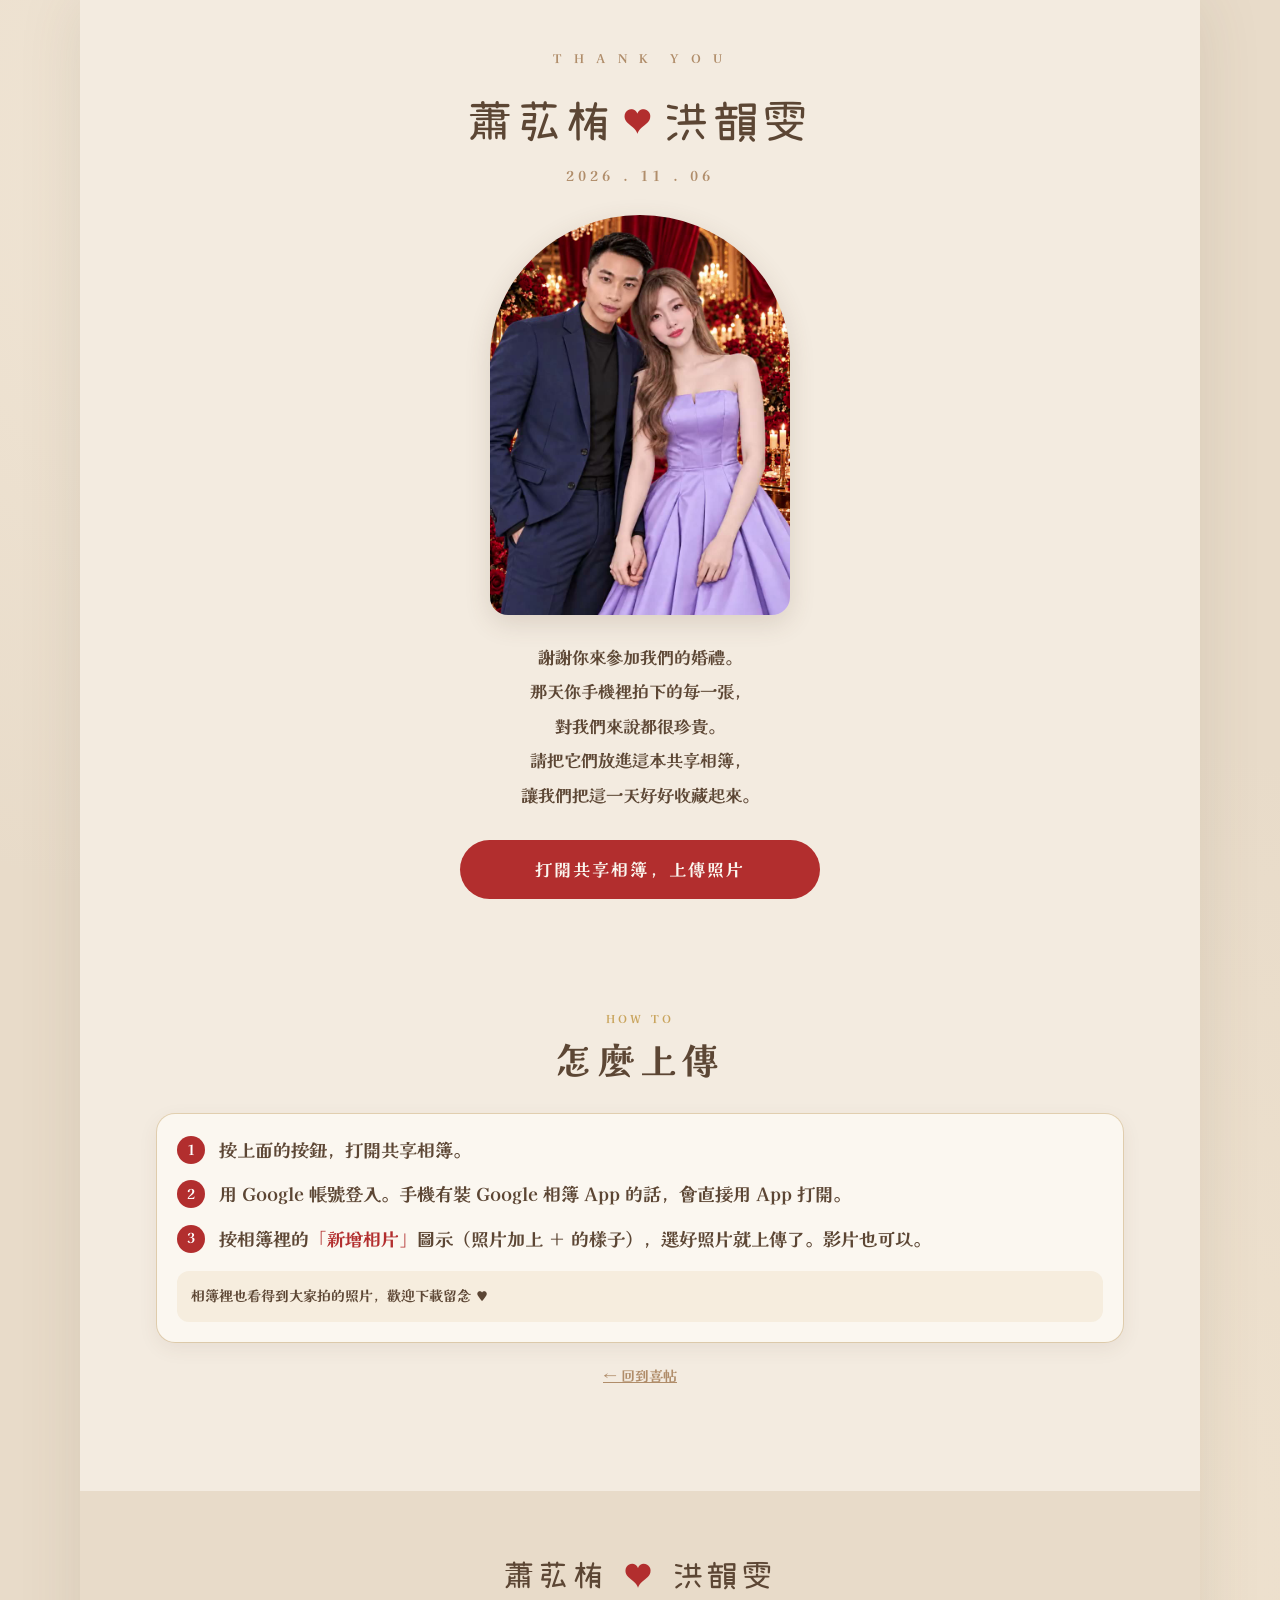
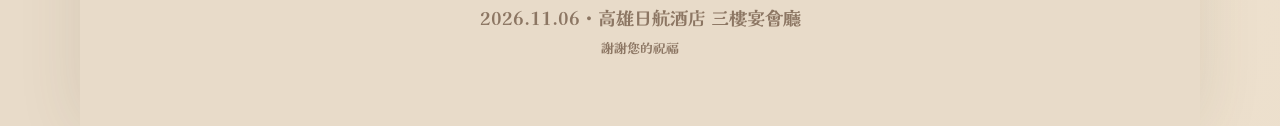
<file: photos.html>
<!doctype html>
<html lang="zh-Hant-TW">
<head>
<meta charset="utf-8">
<meta name="viewport" content="width=device-width, initial-scale=1, viewport-fit=cover">
<title>婚禮照片收集｜蕭苰栯 ♥ 洪韻雯</title>
<meta name="description" content="2026.11.06 謝謝你來參加我們的婚禮。把那天手機裡的照片放進共享相簿，讓我們好好收藏這一天。">
<meta name="theme-color" content="#F3EBE0">
<!-- LINE / Facebook 分享預覽 -->
<meta property="og:type" content="website">
<meta property="og:title" content="蕭苰栯 ♥ 洪韻雯｜婚禮照片收集">
<meta property="og:description" content="謝謝你來參加我們的婚禮！把那天手機裡的照片放進共享相簿吧">
<meta property="og:image" content="https://benny19890331.github.io/wedding/assets/og.jpg">
<meta property="og:image:width" content="1200">
<meta property="og:image:height" content="630">
<meta property="og:url" content="https://benny19890331.github.io/wedding/photos.html">
<link rel="icon" href="assets/favicon.png">
<link rel="preconnect" href="https://fonts.googleapis.com">
<link rel="preconnect" href="https://fonts.gstatic.com" crossorigin>
<link href="https://fonts.googleapis.com/css2?family=UoqMunThenKhung&family=Noto+Serif+TC:wght@400;700&family=LXGW+WenKai+TC&display=swap" rel="stylesheet">
<link rel="stylesheet" href="css/style.css?v=11151600">
<style>
  /* 這一頁只有一件事：把大家手機裡的照片收進共享相簿 */
  .ph-hero { padding: 48px 22px 8px; text-align: center; }
  .ph-kicker { margin: 0; color: var(--tea); font-size: 12px; letter-spacing: .4em; }
  .ph-names { margin: 14px 0 4px; font-family: var(--name); font-size: clamp(30px, 9vw, 44px); letter-spacing: .12em; font-weight: 400; }
  .ph-names i { font-style: normal; color: var(--red); font-size: .7em; vertical-align: .15em; margin: 0 .2em; }
  .ph-date { margin: 0; color: var(--tea); letter-spacing: .3em; font-size: 14px; }
  .ph-video { display: block; width: min(78%, 300px); margin: 26px auto 0; border-radius: 50% 50% 18px 18px / 36% 36% 18px 18px; box-shadow: 0 8px 26px rgba(92, 70, 52, .16); }
  .ph-lead { margin: 26px auto 0; max-width: 26em; line-height: 2.1; font-size: 16.5px; }
  .ph-cta { display: block; max-width: 360px; margin: 26px auto 0; text-decoration: none; text-align: center; }
  .ph-steps { list-style: none; padding: 0; margin: 0; display: grid; gap: 12px; counter-reset: s; }
  .ph-steps li { counter-increment: s; display: grid; grid-template-columns: 32px 1fr; gap: 10px; align-items: start; line-height: 1.8; }
  .ph-steps li::before { content: counter(s); width: 28px; height: 28px; border-radius: 50%; background: var(--red); color: #fff; display: grid; place-items: center; font-size: 14px; margin-top: 2px; }
  .ph-steps b { color: var(--red); font-weight: 400; }
  .ph-tip { margin: 16px 0 0; padding: 12px 14px; border-radius: 12px; background: rgba(201, 164, 92, .12); font-size: 14px; line-height: 1.9; color: var(--ink); }
  .ph-back { display: block; margin: 22px auto 0; text-align: center; color: var(--tea); font-size: 14px; }
</style>
</head>
<body>
<main class="page">

  <header class="ph-hero">
    <p class="ph-kicker">T H A N K　Y O U</p>
    <h1 class="ph-names nm">蕭苰栯<i>♥</i>洪韻雯</h1>
    <p class="ph-date">2026 . 11 . 06</p>
    <video class="ph-video" src="assets/video/heart.mp4" poster="assets/video/heart.jpg" autoplay muted loop playsinline aria-hidden="true"></video>
    <p class="ph-lead">謝謝你來參加我們的婚禮。<br>那天你手機裡拍下的每一張，<br>對我們來說都很珍貴。<br>請把它們放進這本共享相簿，<br>讓我們把這一天好好收藏起來。</p>
    <a class="btn btn-big ph-cta" href="https://photos.app.goo.gl/2bxNYMrHtVg4MwAu7" target="_blank" rel="noopener">打開共享相簿，上傳照片</a>
  </header>

  <section class="section">
    <h2 class="section-title center"><small>HOW TO</small>怎麼上傳</h2>
    <div class="card">
      <ol class="ph-steps">
        <li><span>按上面的按鈕，打開共享相簿。</span></li>
        <li><span>用 Google 帳號登入。手機有裝 Google 相簿 App 的話，會直接用 App 打開。</span></li>
        <li><span>按相簿裡的<b>「新增相片」</b>圖示（照片加上 ＋ 的樣子），選好照片就上傳了。影片也可以。</span></li>
      </ol>
      <p class="ph-tip">相簿裡也看得到大家拍的照片，歡迎下載留念 ♥</p>
    </div>
    <a class="ph-back" href="./">← 回到喜帖</a>
  </section>

  <footer class="footer">
    <p class="footer-names nm">蕭苰栯 <span>♥</span> 洪韻雯</p>
    <p class="muted">2026.11.06・高雄日航酒店 三樓宴會廳</p>
    <p class="muted small">謝謝您的祝福</p>
  </footer>

</main>
</body>
</html>
</file>
<file: css/style.css>
:root {
  --milk: #F3EBE0;
  --paper: #FBF7F0;
  --latte: #E8DBC9;
  --tea: #B08D6A;
  --ink: #5C4634;
  --muted: #8C7663;
  --gold: #C9A45C;
  --gold-l: #EAD4A0;
  --red: #B22E2E;
  --red-d: #8C2022;
  /* 內文與標題：Uoq Mun Then Khung（古籍刻本風）；它沒有的字自動改用思源宋體 */
  --serif: 'UoqMunThenKhung', 'Noto Serif TC', 'Noto Serif CJK TC', 'PMingLiU', serif;
  --hand: var(--serif);
  /* 兩人的名字：內海字體 */
  --name: 'Naikai Font', 'LXGW WenKai TC', 'Noto Serif TC', serif;
  --radius: 18px;
  --page-w: 480px;          /* 內容欄的寬度，平板和電腦會加寬 */
  color-scheme: light;
}

/* 內海字體（SIL OFL 1.1，授權文件在 assets/fonts/naikai-OFL.txt）。已裁成只含兩人名字的六個字 */
@font-face {
  font-family: 'Naikai Font';
  src: url('../assets/fonts/naikai-names.woff2') format('woff2');
  font-display: swap;   /* 這個檔案裡只有 蕭苰栯洪韻雯 六個字，其他字會自動用後面的備援字體 */
}
* { box-sizing: border-box; }
[hidden] { display: none !important; }
html { scroll-behavior: smooth; -webkit-text-size-adjust: 100%; }
body {
  margin: 0;
  background: var(--latte);
  background-image: radial-gradient(circle at 20% 10%, #f1e6d6 0, transparent 40%),
                    radial-gradient(circle at 80% 90%, #efe2cf 0, transparent 45%);
  color: var(--ink);
  font-family: var(--serif);
  font-size: 16px;
  line-height: 1.75;
  font-synthesis-weight: none;   /* 這套字體只有一種粗細，不讓瀏覽器硬加粗 */
}
img { max-width: 100%; height: auto; display: block; }
b { font-weight: 700; }
.red { color: var(--red); }
.muted { color: var(--muted); }
.small { font-size: 13px; }
.center { text-align: center; }

.page {
  max-width: var(--page-w);
  margin: 0 auto;
  background: var(--milk);
  min-height: 100vh;
  overflow: hidden;
  box-shadow: 0 0 60px rgba(92, 70, 52, .12);
  padding-bottom: env(safe-area-inset-bottom, 0px);
}

/* ---------------- 封面：信封 ---------------- */
html.locked, html.locked body { overflow: hidden; }
.cover {
  position: fixed;
  inset: 0;
  z-index: 50;
  display: flex;
  flex-direction: column;
  align-items: center;
  justify-content: center;
  gap: 22px;
  padding: 24px;
  background:
    repeating-linear-gradient(45deg, transparent 0 14px, rgba(201, 164, 92, .07) 14px 15px),
    var(--milk);
  transition: opacity .7s ease .9s, visibility 0s linear 1.6s;
}
.cover.open { opacity: 0; visibility: hidden; pointer-events: none; }
.cover-kicker { margin: 0; font-size: 11px; letter-spacing: .12em; color: var(--tea); }
.cover-to { margin: 0; font-family: var(--hand); font-size: 22px; letter-spacing: .2em; }
.cover-hint { margin: 0; font-size: 13px; color: var(--tea); letter-spacing: .15em; animation: float 2s ease-in-out infinite; }

.envelope {
  position: relative;
  width: min(84vw, 340px);
  aspect-ratio: 3 / 2;
  border: 0;
  padding: 0;
  background: none;
  cursor: pointer;
  perspective: 900px;
  filter: drop-shadow(0 18px 26px rgba(92, 70, 52, .22));
  -webkit-tap-highlight-color: transparent;
  font: inherit;
  color: inherit;
}
.envelope:focus-visible { outline: 3px solid var(--gold); outline-offset: 8px; border-radius: 12px; }
.envelope > span { position: absolute; display: block; }
.env-back { inset: 0; background: #E2D2BC; border-radius: 10px; }
.env-card {
  left: 6%; right: 6%; top: 8%; bottom: 6%;
  background: var(--paper);
  border-radius: 6px;
  box-shadow: inset 0 0 0 1px var(--gold-l), inset 0 0 0 6px var(--paper), inset 0 0 0 7px var(--gold-l);
  display: flex !important;
  flex-direction: column;
  align-items: center;
  padding-top: 13%;
  gap: 4px;
  transition: transform .9s cubic-bezier(.2, .8, .2, 1) .35s;
}
.env-card b { font-size: 17px; letter-spacing: .12em; }
.env-card i { color: var(--red); font-style: normal; }
.env-card small { font-size: 12px; color: var(--tea); letter-spacing: .2em; }
.env-front {
  inset: 0;
  border-radius: 10px;
  background: linear-gradient(#F1E6D4, #EBDDC8);
  clip-path: polygon(0 0, 50% 52%, 100% 0, 100% 100%, 0 100%);
}
.env-flap {
  left: 0; right: 0; top: 0;
  height: 58%;
  background: linear-gradient(#E9DAC3, #F3E9D9);
  clip-path: polygon(0 0, 100% 0, 50% 100%);
  transform-origin: top;
  transition: transform .6s ease;
  z-index: 2;
  border-radius: 10px 10px 0 0;
}
.env-seal {
  left: 50%; top: 58%;
  width: 62px; height: 62px;
  margin: -31px 0 0 -31px;
  border-radius: 50%;
  background: radial-gradient(circle at 35% 30%, #CF4B45, var(--red) 55%, var(--red-d));
  box-shadow: 0 3px 8px rgba(92, 30, 30, .4), inset 0 0 0 3px rgba(255, 255, 255, .12);
  color: var(--gold-l);
  font-size: 30px;
  font-weight: 700;
  line-height: 62px;
  text-align: center;
  z-index: 3;
  transition: transform .35s ease, opacity .35s ease;
}
.envelope:hover .env-seal { transform: scale(1.06); }
.cover.open .env-seal { transform: scale(1.7); opacity: 0; }

/* ---------------- 主視覺 ---------------- */
.hero {
  min-height: 100svh;
  padding: calc(34px + env(safe-area-inset-top, 0px)) 22px 28px;
  display: flex;
  flex-direction: column;
  align-items: center;
  justify-content: center;
  gap: 10px;
  text-align: center;
}
.hero-kicker { margin: 0 0 8px; font-size: 11px; letter-spacing: .12em; color: var(--tea); }
.arch {
  aspect-ratio: 720 / 1222;
  border-radius: 999px 999px 20px 20px;
  overflow: hidden;
  border: 3px solid var(--gold);
  outline: 1px solid var(--gold-l);
  outline-offset: 6px;
  box-shadow: 0 18px 40px rgba(92, 70, 52, .18);
  background: var(--latte);
}
.clip { display: block; width: 100%; height: 100%; object-fit: cover; transition: opacity .5s ease; }
.clip.fading { opacity: 0; }
.hero-title {
  font-family: var(--hand);
  font-weight: 400;
  font-size: clamp(34px, 10vw, 44px);
  color: var(--red);
  margin: 22px 0 0;
  letter-spacing: .14em;
}
.hero-names { margin: 0; font-size: 21px; font-weight: 700; letter-spacing: .14em; }
.hero-names span { color: var(--red); }
.hero-date { margin: 2px 0 10px; font-size: 14px; color: var(--muted); letter-spacing: .12em; line-height: 1.7; }

/* 影片外框 */
.frame {
  width: min(86%, 330px);
  margin: 0 auto 18px;
  aspect-ratio: 2 / 3;
  border-radius: var(--radius);
  overflow: hidden;
  background: #fff;
  box-shadow: 0 10px 26px rgba(92, 70, 52, .14), 0 0 0 1px rgba(201, 164, 92, .5), 0 0 0 7px var(--paper), 0 0 0 8px rgba(201, 164, 92, .5);
}
.frame-34 { aspect-ratio: 3 / 4; }
.poem + .frame { margin-top: 26px; }
.frame + .poem { margin-top: 34px; }
.shot {
  flex: 0 0 72%;
  margin: 0;
  scroll-snap-align: center;
  background: #fff;
  padding: 8px 8px 2px;
  border-radius: 14px;
  box-shadow: 0 8px 20px rgba(92, 70, 52, .16);
}
.shot .clip { aspect-ratio: 3 / 4; border-radius: 9px; height: auto; }
.shot figcaption { font-family: var(--hand); font-size: 17px; padding: 6px 0; }
.note { font-size: 13.5px; margin: -8px 0 10px; letter-spacing: .08em; }
.mission { margin: 14px 0 0 !important; font-family: ui-monospace, Consolas, monospace; font-size: 12px; letter-spacing: .25em; color: var(--gold); }


/* ---------------- 共用區塊 ---------------- */
.section { padding: 56px 22px; position: relative; }
.section + .section::before {
  content: '◆';
  position: absolute;
  top: -10px; left: 50%;
  transform: translateX(-50%);
  color: var(--gold);
  font-size: 12px;
  letter-spacing: 1em;
}
.section-title {
  font-size: 26px;
  letter-spacing: .18em;
  margin: 0 0 18px;
  font-weight: 700;
}
.section-title small {
  display: block;
  font-size: 11px;
  color: var(--gold);
  letter-spacing: .3em;
  font-weight: 400;
}
.sub-title {
  font-size: 17px;
  letter-spacing: .3em;
  margin: 30px 0 12px;
  color: var(--tea);
}
.gif { width: 100%; max-width: 320px; margin: 0 auto 8px; }
.gif-sm { max-width: 220px; }
.gif-wide { max-width: 340px; aspect-ratio: 5 / 3; object-fit: cover; margin-bottom: 16px; }

.poem {
  font-family: var(--hand);
  font-size: 19px;
  line-height: 2.1;
  letter-spacing: .1em;
  margin: 18px 0;
}
.sign { color: var(--red); font-family: var(--hand); font-size: 18px; margin-top: 26px; letter-spacing: .15em; }
.lead { font-family: var(--hand); font-size: 18px; line-height: 2; letter-spacing: .08em; }
.hint { font-size: 12px; color: var(--muted); letter-spacing: .2em; margin: 4px 0 0; }

.profiles {
  display: grid;
  grid-template-columns: 1fr 1fr;
  gap: 14px;
  margin-top: 18px;
}
.profiles figure { margin: 0; }
.profiles img {
  aspect-ratio: 4 / 5;
  object-fit: cover;
  object-position: 50% 25%;
  border-radius: var(--radius);
  width: 100%;
  box-shadow: 0 8px 20px rgba(92, 70, 52, .12);
}
.profiles figcaption { margin-top: 8px; font-size: 14px; color: var(--tea); }
.profiles figcaption b { color: var(--ink); font-size: 17px; letter-spacing: .08em; }

/* 照片牆 */
.gallery {
  display: flex;
  gap: 16px;
  overflow-x: auto;
  scroll-snap-type: x mandatory;
  padding: 10px 22px 18px;
  margin: 0 -22px;
  scrollbar-width: none;
}
.gallery::-webkit-scrollbar { display: none; }
.polaroid {
  flex: 0 0 64%;
  margin: 0;
  background: #fff;
  padding: 10px 10px 4px;
  box-shadow: 0 8px 18px rgba(92, 70, 52, .16);
  scroll-snap-align: center;
  transform: rotate(-2deg);
}
.polaroid:nth-child(even) { transform: rotate(2deg); }
.polaroid img { aspect-ratio: 1; object-fit: cover; width: 100%; object-position: 50% 30%; }
.polaroid figcaption { font-family: var(--hand); font-size: 17px; padding: 6px 0; color: var(--ink); }

/* 卡片 */
.card {
  background: var(--paper);
  border-radius: var(--radius);
  box-shadow: 0 6px 20px rgba(92, 70, 52, .08), 0 0 0 1px rgba(201, 164, 92, .35);
  padding: 20px;
}
.info-row {
  display: grid;
  grid-template-columns: 56px 1fr;
  gap: 10px;
  padding: 12px 0;
  border-bottom: 1px dashed var(--latte);
}
.info-row b { display: block; font-size: 17px; }
.info-row .muted { font-size: 14px; }
.info-label {
  color: var(--paper);
  background: var(--red);
  border-radius: 6px;
  font-size: 13px;
  letter-spacing: .3em;
  text-align: center;
  height: 26px;
  line-height: 26px;
  padding-left: .3em;
  margin-top: 2px;
}
.btn-row { display: grid; gap: 10px; margin-top: 18px; }
.btn {
  display: inline-block;
  text-align: center;
  background: var(--red);
  color: var(--paper);
  text-decoration: none;
  border: 0;
  border-radius: 999px;
  padding: 12px 20px;
  font: inherit;
  font-size: 15px;
  letter-spacing: .12em;
  cursor: pointer;
  transition: transform .15s, background .2s;
}
.btn:hover { background: var(--red-d); }
.btn:active { transform: scale(.97); }
.btn-ghost { background: transparent; color: var(--red); box-shadow: inset 0 0 0 1.5px var(--red); }
.btn-ghost:hover { background: rgba(178, 46, 46, .06); }
.btn-big { width: 100%; padding: 15px; font-size: 17px; margin-top: 8px; }
.btn[disabled] { opacity: .6; cursor: wait; }

.map {
  margin-top: 16px;
  border-radius: var(--radius);
  overflow: hidden;
  aspect-ratio: 4 / 3;
  box-shadow: 0 0 0 1px rgba(201, 164, 92, .35);
}
.map iframe { width: 100%; height: 100%; border: 0; display: block; }

/* 交通 */
.transit { display: grid; gap: 12px; }
.transit-item { display: grid; grid-template-columns: 44px 1fr; gap: 14px; padding: 16px; }
.transit-item h3 { margin: 0 0 2px; font-size: 17px; letter-spacing: .15em; }
.transit-item p { margin: 0 0 4px; font-size: 14.5px; }
.line-badge {
  width: 44px; height: 44px;
  border-radius: 50%;
  display: grid;
  place-items: center;
  font-family: system-ui, sans-serif;
  font-weight: 700;
  color: #fff;
  font-size: 14px;
}
.red-line { background: #E2231A; }
.lrt { background: #7CC242; }
.car { background: var(--gold); }

/* 倒數 */

/* ---------------- 表單 ---------------- */
.form-note { font-size: 14px; margin: 4px 0 18px; }
.form { display: grid; gap: 16px; }
.field { display: grid; gap: 6px; border: 0; padding: 0; margin: 0; min-width: 0; }
.field > span, .field legend { font-size: 14px; font-weight: 700; letter-spacing: .08em; padding: 0; margin-bottom: 6px; }
.field i { color: var(--red); font-style: normal; }
input, select, textarea {
  font: inherit;
  font-size: 16px; /* 16px 以上 iPhone 才不會自動放大 */
  color: var(--ink);
  background: #fff;
  border: 1.5px solid var(--latte);
  border-radius: 12px;
  padding: 10px 12px;
  width: 100%;
  outline: none;
  transition: border-color .2s, box-shadow .2s;
}
select { appearance: none; background-image: linear-gradient(45deg, transparent 50%, var(--tea) 50%), linear-gradient(135deg, var(--tea) 50%, transparent 50%); background-position: calc(100% - 16px) 55%, calc(100% - 11px) 55%; background-size: 5px 5px; background-repeat: no-repeat; padding-right: 26px; }
input:focus, select:focus, textarea:focus { border-color: var(--gold); box-shadow: 0 0 0 3px rgba(201, 164, 92, .2); }
input[aria-invalid="true"] { border-color: var(--red); }
textarea { resize: vertical; }

.chips { display: flex; flex-wrap: wrap; gap: 8px; }
.chips label, .choice label { position: relative; cursor: pointer; }
.chips input, .choice input { position: absolute; opacity: 0; pointer-events: none; }
.chips span {
  display: block;
  padding: 7px 14px;
  border-radius: 999px;
  border: 1.5px solid var(--latte);
  background: #fff;
  font-size: 14px;
  transition: all .15s;
}
.chips input:checked + span { background: var(--gold); border-color: var(--gold); color: #fff; }
.chips input:focus-visible + span, .choice input:focus-visible + span { box-shadow: 0 0 0 3px rgba(201, 164, 92, .35); }
.choice { display: grid; grid-template-columns: 1fr 1fr; gap: 10px; }
.choice span {
  display: block;
  text-align: center;
  padding: 12px 8px;
  border-radius: 14px;
  border: 1.5px solid var(--latte);
  background: #fff;
  transition: all .15s;
}
.choice b { display: block; font-size: 16px; letter-spacing: .1em; }
.choice small { color: var(--muted); font-size: 12px; }
.choice input:checked + span { border-color: var(--red); background: rgba(178, 46, 46, .06); }
.choice input:checked + span b { color: var(--red); }

.grid-3 { display: grid; grid-template-columns: repeat(3, 1fr); gap: 10px; }
.calc { font-size: 13px; color: var(--tea); margin: 8px 0 0; }
.check { display: flex; align-items: center; gap: 10px; font-size: 15px; cursor: pointer; }
.check input { width: 20px; height: 20px; accent-color: var(--red); margin: 0; }
.hp { position: absolute; left: -9999px; width: 1px; height: 1px; overflow: hidden; }
.form-error {
  background: rgba(178, 46, 46, .08);
  color: var(--red);
  border-radius: 10px;
  padding: 10px 14px;
  font-size: 14px;
  margin: 0;
}

.thanks { text-align: center; padding: 30px 22px; }
.thanks h3 { font-size: 21px; margin: 12px 0 6px; letter-spacing: .1em; }
.thanks p { margin: 0 0 18px; }
.thanks-stamp {
  width: 84px; height: 84px;
  margin: 0 auto;
  border: 4px double var(--red);
  border-radius: 50%;
  color: var(--red);
  font-size: 44px;
  font-weight: 700;
  display: grid;
  place-items: center;
  transform: rotate(-12deg);
  animation: stamp .5s cubic-bezier(.3, 1.6, .5, 1) both;
}

.footer {
  text-align: center;
  padding: 40px 20px calc(48px + env(safe-area-inset-bottom, 0px));
  background: var(--latte);
}
.footer p { margin: 2px 0; }
.footer-names { font-family: var(--hand); font-size: 24px; letter-spacing: .15em; }
.footer-names span { color: var(--red); }

/* ---------------- 動畫 ---------------- */

@keyframes stamp { from { opacity: 0; transform: scale(2.2) rotate(-30deg); } }
@keyframes beat { 0%, 100% { transform: scale(1); } 15% { transform: scale(1.25); } 30% { transform: scale(1); } 45% { transform: scale(1.15); } }
@keyframes float { 0%, 100% { transform: translateY(0); } 50% { transform: translateY(5px); } }


@media (max-width: 360px) {
  .section { padding: 48px 16px; }
  .grid-3 { grid-template-columns: 1fr 1fr; }
}

/* ================= 動畫 ================= */

/* --- 信封：等待時輕輕漂浮，封蠟發光提示可以點 --- */
.cover { overflow: hidden; }
.env-wrap { animation: env-float 3.2s ease-in-out infinite; width: min(84vw, 340px); }
.env-wrap .envelope { width: 100%; }
.env-seal::after {
  content: '';
  position: absolute;
  inset: -6px;
  border-radius: 50%;
  border: 2px solid var(--gold);
  animation: seal-pulse 1.8s ease-out infinite;
}
.cover > p { transition: opacity .35s ease, transform .35s ease; }
.cover.open > p { opacity: 0; transform: translateY(10px); }
.cover.open .env-seal::after { animation: none; opacity: 0; }

/* --- 打開：封蠟彈開，信封先縮一下再散開淡出（花瓣由程式畫在上層），接著進入喜帖 --- */
.cover.open .envelope { animation: env-burst .6s cubic-bezier(.3, 0, .2, 1) forwards; }
.cover.open .env-wrap { animation-play-state: paused; }
.cover.open { transition: opacity .9s ease .45s, visibility 0s linear 1.4s; }
.cover.skip, .cover.skip * { transition: none !important; animation: none !important; }

/* --- 主視覺：一樣一樣進場 --- */
.hero > * { opacity: 0; }
.entered .hero > * { animation: rise .9s cubic-bezier(.2, .8, .2, 1) both; }
.entered .hero-kicker { animation-delay: .1s; }
.entered .arch-wrap { animation: arch-in 1.3s cubic-bezier(.2, .9, .2, 1) .25s both; }
.entered .hero-title { animation: fade .3s ease .9s both; }
.hero-title span { display: inline-block; opacity: 0; }
.entered .hero-title span {
  animation: letter .7s cubic-bezier(.2, 1.4, .4, 1) both;
  animation-delay: calc(1s + var(--i) * .12s);
}
.entered .hero-names { animation-delay: 1.75s; }
.entered .hero-names span { display: inline-block; animation: beat 1.6s ease-in-out 2.6s infinite; }
.entered .hero-date { animation-delay: 1.95s; }

.arch-wrap { position: relative; width: min(74%, 300px); }
.arch-wrap .arch { width: 100%; }
.spark {
  position: absolute;
  width: 16px; height: 16px;
  background: var(--gold);
  clip-path: polygon(50% 0, 62% 38%, 100% 50%, 62% 62%, 50% 100%, 38% 62%, 0 50%, 38% 38%);
  opacity: 0;
  z-index: 2;
}
.entered .spark { animation: twinkle 2.4s ease-in-out infinite; }
.s1 { left: -18px; top: 16%; animation-delay: 1.6s !important; }
.s2 { right: -22px; top: 30%; width: 22px; height: 22px; animation-delay: 2.1s !important; }
.s3 { left: -8px; bottom: 22%; width: 12px; height: 12px; animation-delay: 2.7s !important; }
.s4 { right: -12px; bottom: 10%; animation-delay: 1.9s !important; }
.s5 { left: 14%; top: -14px; width: 12px; height: 12px; animation-delay: 2.4s !important; }

.confetti { position: fixed; inset: 0; width: 100%; height: 100%; z-index: 60; pointer-events: none; }

/* --- 往下滑：區塊內的元素依序浮現 --- */
.reveal > * {
  opacity: 0;
  transform: translateY(26px);
  transition: opacity .9s ease, transform .9s cubic-bezier(.2, .8, .2, 1);
  transition-delay: calc(var(--i, 0) * .14s);
}
.reveal.shown > * { opacity: 1; transform: none; }
.reveal > .frame { transform: translateY(34px) scale(.93); transition-duration: 1.2s; }
.reveal.shown > .frame { transform: none; }
.reveal > .section-title small { display: block; transition: letter-spacing 1.4s ease; }
.reveal:not(.shown) > .section-title small { letter-spacing: 0; }

/* 詩句一行一行出現 */
.reveal > .poem { opacity: 1; transform: none; }
.poem .line {
  display: block;
  opacity: 0;
  transform: translateY(14px);
  filter: blur(5px);
  transition: opacity 1s ease, transform 1s ease, filter 1s ease;
  transition-delay: calc(var(--i, 0) * .14s + var(--l, 0) * .3s);
}
.reveal.shown .poem .line { opacity: 1; transform: none; filter: none; }

/* 影片外框出現時掃過一道金光 */
.frame { position: relative; }
.frame::after {
  content: '';
  position: absolute;
  top: 0; bottom: 0; left: -60%;
  width: 45%;
  background: linear-gradient(105deg, transparent, rgba(255, 244, 214, .75), transparent);
  transform: skewX(-12deg);
  pointer-events: none;
}
.reveal.shown > .frame::after { animation: shine 1.3s ease 1s both; }

/* 倒數數字變動時跳一下 */

@keyframes env-float { 0%, 100% { transform: translateY(0) rotate(-.6deg); } 50% { transform: translateY(-8px) rotate(.6deg); } }
@keyframes seal-pulse { from { transform: scale(1); opacity: .9; } to { transform: scale(1.7); opacity: 0; } }
@keyframes env-burst { 0% { transform: scale(1); opacity: 1; } 30% { transform: scale(.93); opacity: 1; } 100% { transform: scale(1.22); opacity: 0; } }
@keyframes rise { from { opacity: 0; transform: translateY(24px); } to { opacity: 1; transform: none; } }
@keyframes fade { from { opacity: 0; } to { opacity: 1; } }
@keyframes arch-in { from { opacity: 0; transform: translateY(46px) scale(.86); } to { opacity: 1; transform: none; } }
@keyframes letter { from { opacity: 0; transform: translateY(20px) rotate(-10deg) scale(.5); } to { opacity: 1; transform: none; } }
@keyframes twinkle { 0%, 100% { opacity: 0; transform: scale(.3) rotate(0); } 50% { opacity: 1; transform: scale(1) rotate(45deg); } }
@keyframes shine { from { left: -60%; } to { left: 130%; } }
@keyframes tick { 0% { transform: translateY(-6px) scale(1.15); } 100% { transform: none; } }


/* --- 去背融入頁面的影片（原本是白底，已換成頁面底色）：不加框，邊緣柔化 --- */
.blend {
  width: calc(100% + 44px);
  margin: 10px -22px 0;
  aspect-ratio: 2 / 3;
  -webkit-mask-image: linear-gradient(to right, transparent, #000 7%, #000 93%, transparent), linear-gradient(to bottom, transparent, #000 5%, #000 93%, transparent);
  -webkit-mask-composite: source-in;
  mask-image: linear-gradient(to right, transparent, #000 7%, #000 93%, transparent), linear-gradient(to bottom, transparent, #000 5%, #000 93%, transparent);
  mask-composite: intersect;
}
.blend-34 { aspect-ratio: 3 / 4; }
.reveal > .blend { transform: translateY(30px) scale(.96); transition-duration: 1.3s; }
.reveal.shown > .blend { transform: none; }
.blend + .poem { margin-top: 30px; }
.transit-item h3 { letter-spacing: .08em; }
.transit-item p + p { margin-top: 4px; }
.transit-note { margin: 6px 0 0; text-align: center; font-family: var(--hand); font-size: 16px; color: var(--red); letter-spacing: .06em; }

/* --- 交通：三個分頁切換，一次只看一種 --- */
.way { max-width: 340px; margin: 0 auto; text-align: center; }
.way-tabs {
  display: grid;
  grid-template-columns: repeat(3, 1fr);
  padding: 4px;
  border-radius: 999px;
  background: var(--paper);
  box-shadow: inset 0 0 0 1px rgba(201, 164, 92, .45);
}
.way-tabs button {
  border: 0;
  background: none;
  font: inherit;
  font-size: 15px;
  letter-spacing: .2em;
  color: var(--muted);
  padding: 9px 0 9px .2em;
  border-radius: 999px;
  cursor: pointer;
  transition: background .25s, color .25s;
}
.way-tabs button[aria-selected="true"] { background: var(--red); color: var(--paper); }
.way-panel {
  display: flex;
  flex-direction: column;
  align-items: center;
  gap: 6px;
  padding: 30px 0 6px;
  animation: way-in .45s cubic-bezier(.2, .8, .2, 1);
}
.way-panel .line-badge { width: 58px; height: 58px; font-size: 18px; margin-bottom: 8px; }
.way-panel b { font-size: 24px; letter-spacing: .12em; }
.way-panel span:last-child { font-size: 14.5px; color: var(--muted); letter-spacing: .08em; }
@keyframes way-in { from { opacity: 0; transform: translateY(10px); } }

#attend-fields { display: grid; gap: 16px; }
#attend-fields .calc { margin: 0; }

/* 兩人的名字 */
.nm { font-family: var(--name); font-weight: 400; }

/* ================= 向量小動畫（對戒、乾杯）：不會被裁切，背景透明 ================= */
.deco { display: block; margin: 0 auto 14px; overflow: visible; }
.rings { width: min(58%, 210px); }
.ring { fill: none; stroke: url(#ring-gold); stroke-width: 9; }
.ring-shine { fill: none; stroke: #fff; stroke-width: 4; stroke-linecap: round; stroke-dasharray: 18 271; opacity: .85; animation: ring-shine 3.2s linear infinite; }
.ring-shine.s2 { animation-delay: -1.6s; }
.gem { fill: #fff; stroke: var(--gold); stroke-width: 2.5; stroke-linejoin: round; }
.rings-sway { transform-origin: 121px 108px; animation: rings-sway 4s ease-in-out infinite alternate; }
.ring-heart { fill: var(--red); transform-origin: 121px 44px; animation: beat 1.6s ease-in-out infinite; }
.twinkle { fill: var(--gold); transform-box: fill-box; transform-origin: center; animation: twinkle 2.4s ease-in-out infinite; }
.twinkle.t2 { animation-delay: -.6s; } .twinkle.t3 { animation-delay: -1.2s; } .twinkle.t4 { animation-delay: -1.8s; }

.cheers { width: min(62%, 230px); }
.fl-glass { fill: rgba(255, 255, 255, .28); stroke: var(--ink); stroke-width: 3.5; stroke-linejoin: round; }
.fl-hi { fill: none; stroke: #fff; stroke-width: 4; stroke-linecap: round; opacity: .8; }
.fl-wine { fill: var(--gold-l); }
.fl-stem { stroke: var(--ink); stroke-width: 5; stroke-linecap: round; }
.fl-foot { fill: var(--ink); }
.fl-bubble { fill: none; stroke: #fff; stroke-width: 1.6; animation: bubble 2.2s linear infinite; }
.fl-bubble.b2 { animation-delay: -.8s; } .fl-bubble.b3 { animation-delay: -1.5s; }
.cheers .tilt { animation: tilt 2.8s cubic-bezier(.4, 0, .3, 1) infinite; }
.cheers .clink { fill: none; stroke: var(--gold); stroke-width: 4; stroke-linecap: round; }
.cheers .clink > * { transform-box: fill-box; transform-origin: center; animation: clink 2.8s ease-out infinite; }
.cheers .clink-star { fill: var(--red); stroke: none; }

@keyframes ring-shine { to { stroke-dashoffset: -289; } }
@keyframes rings-sway { from { transform: rotate(-5deg); } to { transform: rotate(5deg); } }
/* 4.4 度時兩個杯口剛好相碰（含線條粗細）；先分開、靠近、碰一下微微彈回、停住、再分開 */
@keyframes tilt {
  0%, 100% { transform: rotate(-9deg); }
  30% { transform: rotate(4.4deg); }
  37% { transform: rotate(2.6deg); }
  45%, 72% { transform: rotate(4.4deg); }
}
@keyframes clink {
  0%, 28% { opacity: 0; transform: scale(.2); }
  34% { opacity: 1; transform: scale(1.15); }
  60% { opacity: 1; transform: scale(1); }
  76%, 100% { opacity: 0; transform: scale(1.3); }
}
@keyframes bubble { 0% { transform: translateY(0); opacity: 0; } 15% { opacity: 1; } 100% { transform: translateY(-70px); opacity: 0; } }

/* --- 背景音樂開關：固定在右上角 --- */
.bgm-btn {
  position: fixed;
  z-index: 40;
  top: calc(12px + env(safe-area-inset-top, 0px));
  right: max(12px, calc(50vw - var(--page-w) / 2 + 12px));
  width: 42px; height: 42px;
  border: 0;
  border-radius: 50%;
  background: rgba(251, 247, 240, .9);
  box-shadow: 0 2px 10px rgba(92, 70, 52, .22), inset 0 0 0 1.5px var(--gold);
  color: var(--red);
  cursor: pointer;
  display: grid;
  place-items: center;
  -webkit-tap-highlight-color: transparent;
}
.bgm-btn svg { width: 22px; height: 22px; fill: none; stroke: currentColor; stroke-width: 2; stroke-linecap: round; stroke-linejoin: round; }
.bgm-btn circle { fill: currentColor; stroke: none; }
.bgm-btn .bgm-off { stroke: var(--muted); stroke-width: 2.4; }
.bgm-btn.playing .bgm-off { display: none; }
.bgm-btn:not(.playing) { color: var(--muted); }
.bgm-btn.playing svg { animation: bgm-bounce 1.2s ease-in-out infinite; }
.bgm-btn.playing::after { content: ''; position: absolute; inset: -4px; border-radius: 50%; border: 1.5px solid var(--gold); animation: seal-pulse 1.8s ease-out infinite; }
@keyframes bgm-bounce { 0%, 100% { transform: translateY(0) rotate(-6deg); } 50% { transform: translateY(-2px) rotate(6deg); } }

/* ================= 平板與電腦版面 =================
   手機：單欄。600px 以上：單欄加寬。760px 以上（平板橫向、電腦）：左右兩欄，文字與影片並排。 */
@media (min-width: 600px) {
  :root { --page-w: 640px; }
  body { font-size: 17px; }
  .section { padding: 72px 44px; }
  .blend { width: 100%; margin: 10px 0 0; max-width: 460px; margin-inline: auto; }
  .frame { max-width: 380px; }
  .env-wrap { width: 400px; }
  .cover-to { font-size: 26px; }
  .way { max-width: 440px; margin-inline: auto; }
}

@media (min-width: 760px) {
  :root { --page-w: 1120px; }
  body { font-size: clamp(16px, 1.45vw, 18px); }
  .section { padding: clamp(56px, 8vw, 104px) clamp(32px, 6vw, 80px); }
  .section-title { font-size: clamp(28px, 3vw, 36px); margin-bottom: 22px; }
  .poem { font-size: clamp(18px, 1.9vw, 23px); }
  .sign { font-size: clamp(18px, 1.8vw, 22px); }

  /* 主視覺：左邊影片、右邊標題 */
  .hero {
    display: grid;
    grid-template-columns: minmax(0, 1fr) minmax(0, 1fr);
    grid-template-rows: 1fr auto auto auto auto 1fr;
    column-gap: clamp(36px, 6vw, 88px);
    padding: 56px clamp(32px, 6vw, 80px);
    justify-items: start;
    text-align: left;
    gap: 0 clamp(36px, 6vw, 88px);
  }
  .hero > .arch-wrap { grid-area: 1 / 1 / -1 / 2; justify-self: end; align-self: center; width: min(100%, 400px); }
  .hero > .hero-kicker { grid-area: 2 / 2; margin-bottom: 18px; }
  .hero > .hero-title { grid-area: 3 / 2; font-size: clamp(44px, 6vw, 72px); margin: 0 0 18px; }
  .hero > .hero-names { grid-area: 4 / 2; font-size: clamp(24px, 2.8vw, 34px); margin-bottom: 14px; }
  .hero > .hero-date { grid-area: 5 / 2; font-size: clamp(15px, 1.5vw, 18px); line-height: 1.9; margin: 0; }

  /* 三個章節：文字和影片左右並排，一左一右交錯。上下兩列 1fr 讓文字在影片旁邊垂直置中 */
  #invite, #story, #moments, #rsvp {
    display: grid;
    grid-template-columns: minmax(0, 1fr) minmax(0, 1fr);
    column-gap: clamp(32px, 5vw, 80px);
  }
  #invite { grid-template-rows: 1fr auto auto auto 1fr; }
  #invite > .rings { grid-area: 2 / 1; }
  #invite > .section-title { grid-area: 3 / 1; }
  #invite > .poem { grid-area: 4 / 1; }
  #invite > .blend { grid-area: 1 / 2 / -1 / 3; }

  #story { grid-template-rows: 1fr auto auto 1fr; }
  #story > .frame { grid-area: 1 / 1 / -1 / 2; }
  #story > .section-title { grid-area: 2 / 2; }
  #story > .poem { grid-area: 3 / 2; }

  #moments { grid-template-rows: 1fr auto auto auto auto 1fr; }
  #moments > .section-title { grid-area: 2 / 1; }
  #moments > p:nth-of-type(1) { grid-area: 3 / 1; }
  #moments > p:nth-of-type(2) { grid-area: 4 / 1; }
  #moments > .sign { grid-area: 5 / 1; }
  #moments > .blend { grid-area: 1 / 2 / -1 / 3; }

  #invite > .blend, #moments > .blend, #story > .frame { align-self: center; justify-self: center; margin: 0; width: 100%; }
  .blend { max-width: 440px; }
  .frame { max-width: 400px; }
  .poem + .frame, .poem + .blend, .frame + .poem, .blend + .poem { margin-top: 0; }
  #moments > p:nth-of-type(2) { margin-top: 26px; }

  /* 圓滿結束：左邊標題和乾杯、右邊感謝卡 */
  #rsvp { grid-template-rows: 1fr auto auto auto 1fr; }
  #rsvp > .section-title { grid-area: 2 / 1; }
  #rsvp > .cheers { grid-area: 3 / 1; }
  #rsvp > .form-note { grid-area: 4 / 1; }
  #rsvp > .form, #rsvp > .thanks { grid-area: 1 / 2 / -1 / 3; align-self: center; }

  .env-wrap { width: 440px; }
  .footer { padding-block: 56px 64px; }
  .footer-names { font-size: 30px; }
}

/* --- 無法出席時的紅包轉帳區 --- */


/* --- 同行親友：一人一列 --- */
.comp-list { display: grid; gap: 10px; }
.comp-list:empty { display: none; }
.comp { display: grid; grid-template-columns: 1fr auto; gap: 8px; padding: 10px; border-radius: 12px; background: rgba(201, 164, 92, .1); box-shadow: inset 0 0 0 1px rgba(201, 164, 92, .35); }
.comp-name, .comp-phone { grid-column: 1; }
.comp-veg { grid-column: 1; font-size: 14px; }
.comp-del { grid-column: 2; grid-row: 1; width: 36px; height: 36px; border: 0; border-radius: 50%; background: #fff; color: var(--muted); font-size: 15px; cursor: pointer; box-shadow: inset 0 0 0 1.5px var(--latte); }
.comp-del:hover { color: var(--red); }
.comp-add { width: 100%; padding: 10px; font-size: 14.5px; margin-top: 2px; }
.comp-list:not(:empty) + .comp-add { margin-top: 10px; }

/* 婚禮後：感謝蒞臨 */
.thanks-note { margin: 14px 0 20px; line-height: 2; font-size: 16px; }
</file>
